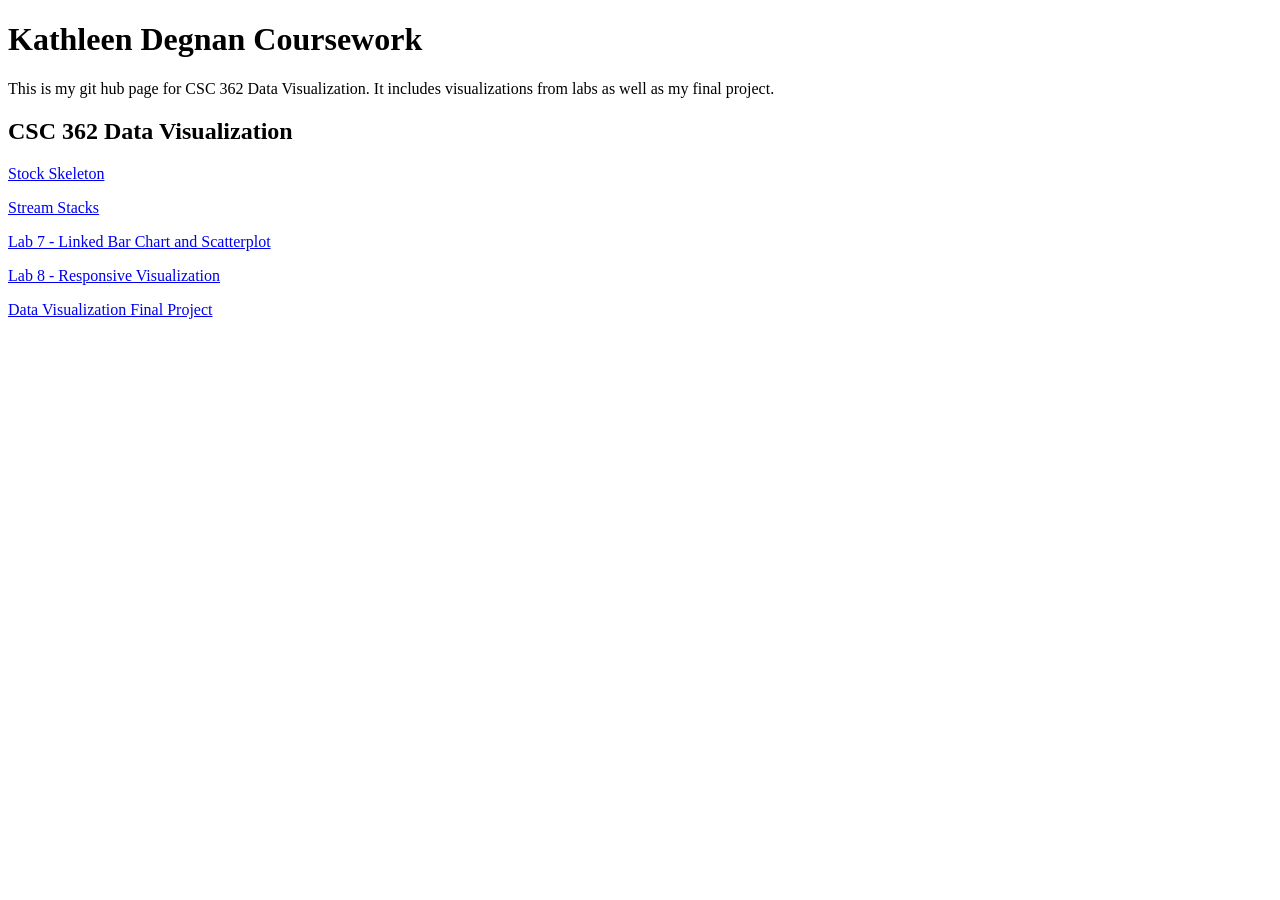
<file: index.html>
<!DOCTYPE html>
<html>

<head>
    <title>My Coursework</title>
</head>

<body>

    <!-- Header -->
    <h1>Kathleen Degnan Coursework</h1>

    <p>
        This is my git hub page for CSC 362 Data Visualization. It includes
        visualizations from labs as well as my final project.
    </p>

    <!-- Subheader -->
    <h2>CSC 362 Data Visualization</h2>

    <!-- Required link -->
    <p>
        <a href="stock-skeleton/index.html">
            Stock Skeleton
        </a>

    </p>
    <p>
        <a href="stream-stacks/index.html">
            Stream Stacks
        </a>
    </p>
    <p>
        <a href="trails-skeleton/index.html">
            Lab 7 - Linked Bar Chart and Scatterplot
        </a>
    </p>

    <p>
        <a href="/lab-8-advanced-topics-kadegnan/responsive/index.html">
            Lab 8 - Responsive Visualization
        </a>
    </p>

    <p> 
        <a href = "/csc362_final/index.html"> Data Visualization Final Project</a>
    </p>


</body>

</html>
</file>
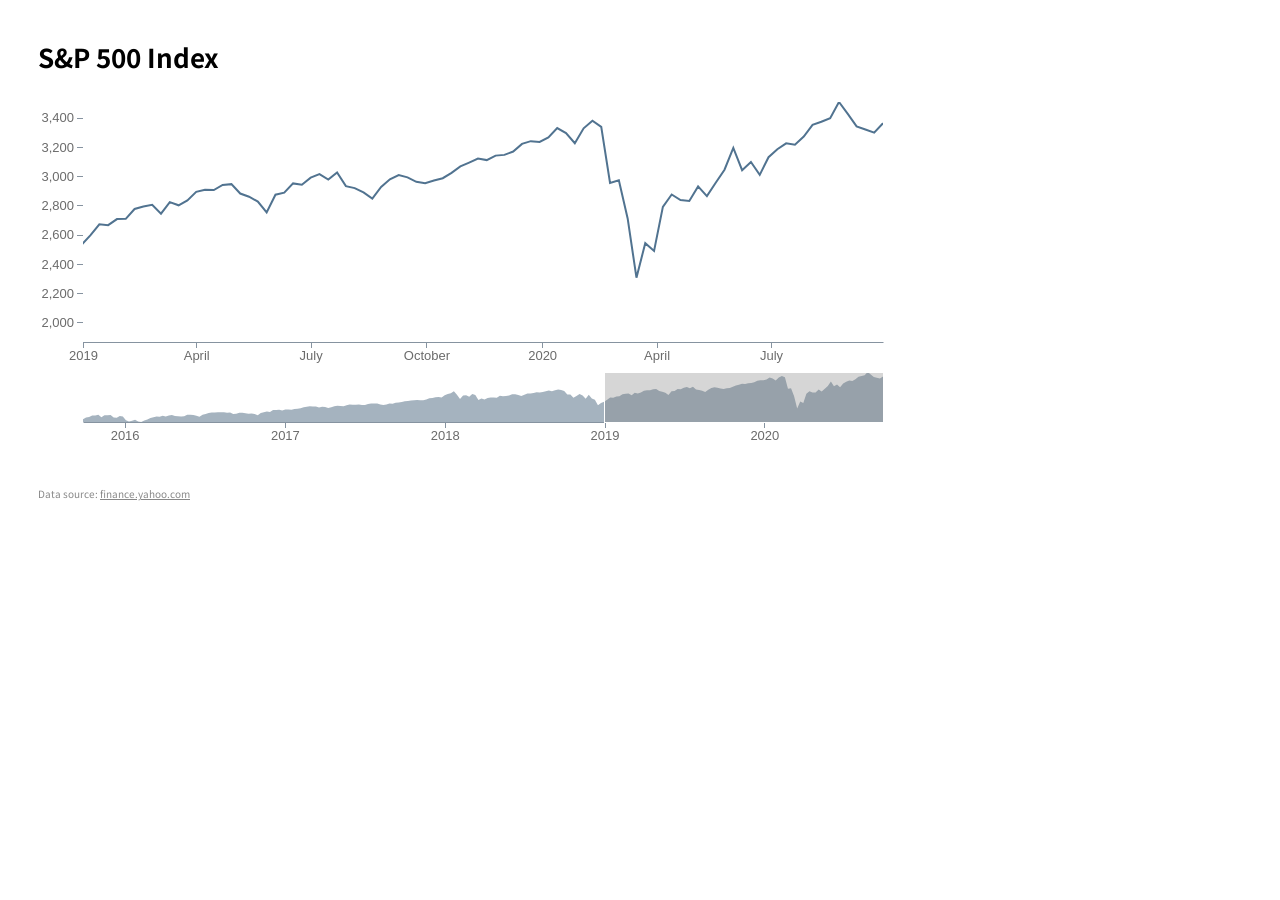
<file: stock-skeleton/index.html>
<!DOCTYPE html>
<html>
<head>
    <title>D3 Brushing & Linking</title>
    <link rel="stylesheet" href="css/style.css">
    <link href="https://fonts.googleapis.com/css2?family=Noto+Sans+JP:wght@500;700&display=swap" rel="stylesheet">
</head>
<body> 
    <h1>S&P 500 Index</h1>

    <svg id="chart"></svg>

    <div class="source">
        Data source: <a href="https://finance.yahoo.com">finance.yahoo.com</a>
    </div>
    
    <script src="js/d3.v6.min.js"></script>
    <script src="js/focusContextVis.js"></script>
    <script src="js/main.js"></script>
</body>
</html>
</file>
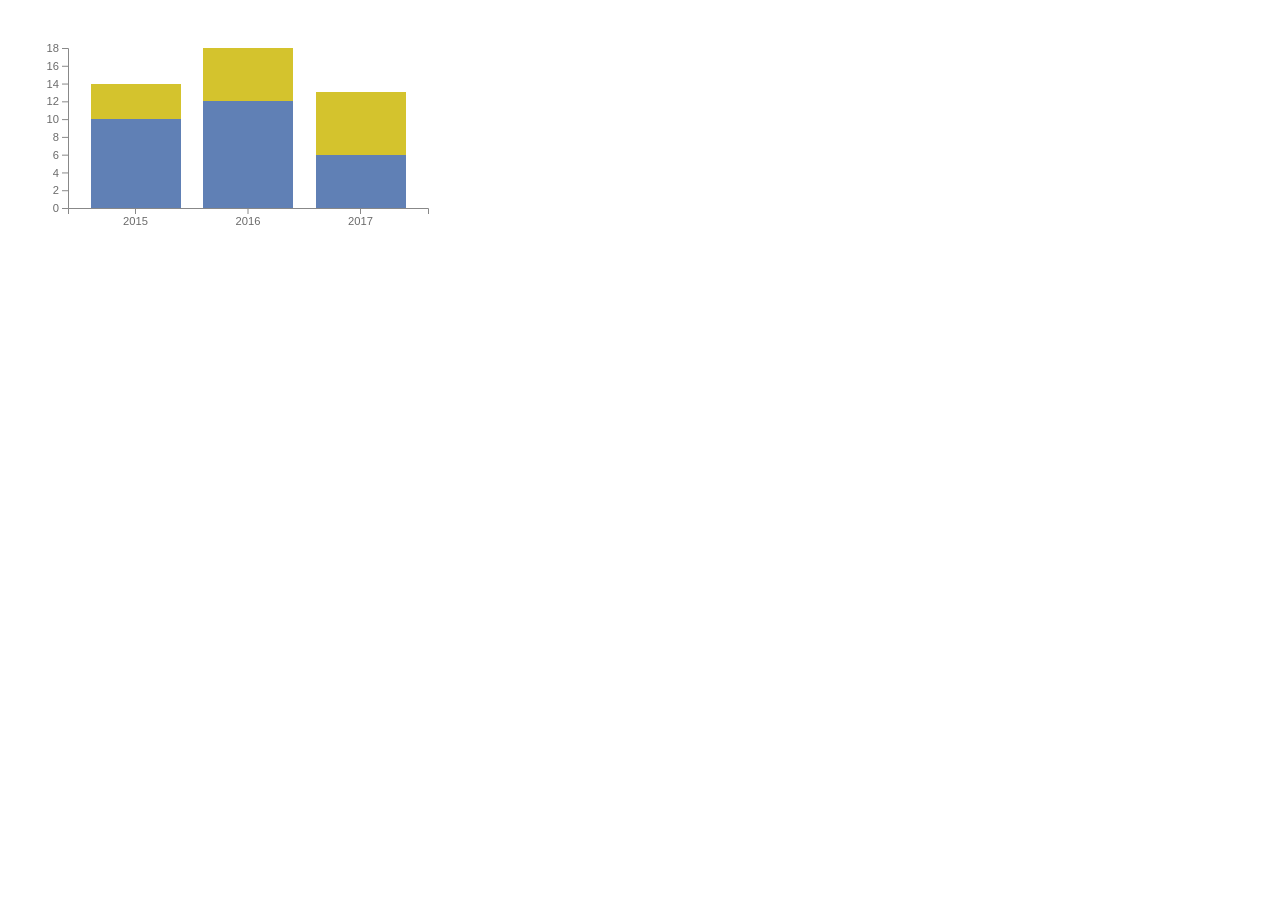
<file: stream-stacks/index.html>
<!DOCTYPE html>
<html>
<head>
    <title>D3 Stacked Bar Chart</title>
    <meta charset="utf-8">
    <link rel="icon" href="data:;base64,iVBORwOKGO=" />
    <link rel="stylesheet" href="css/style.css">
    <link href="https://fonts.googleapis.com/css2?family=Noto+Sans+JP:wght@400;700&display=swap" rel="stylesheet">
</head>
<body>
    
    <svg id="chart"></svg>
    
    <script src="js/d3.v6.min.js"></script>
    <script src="js/stackedBarChart.js"></script>
    <script src="js/main.js"></script>
</body>
</html>
</file>
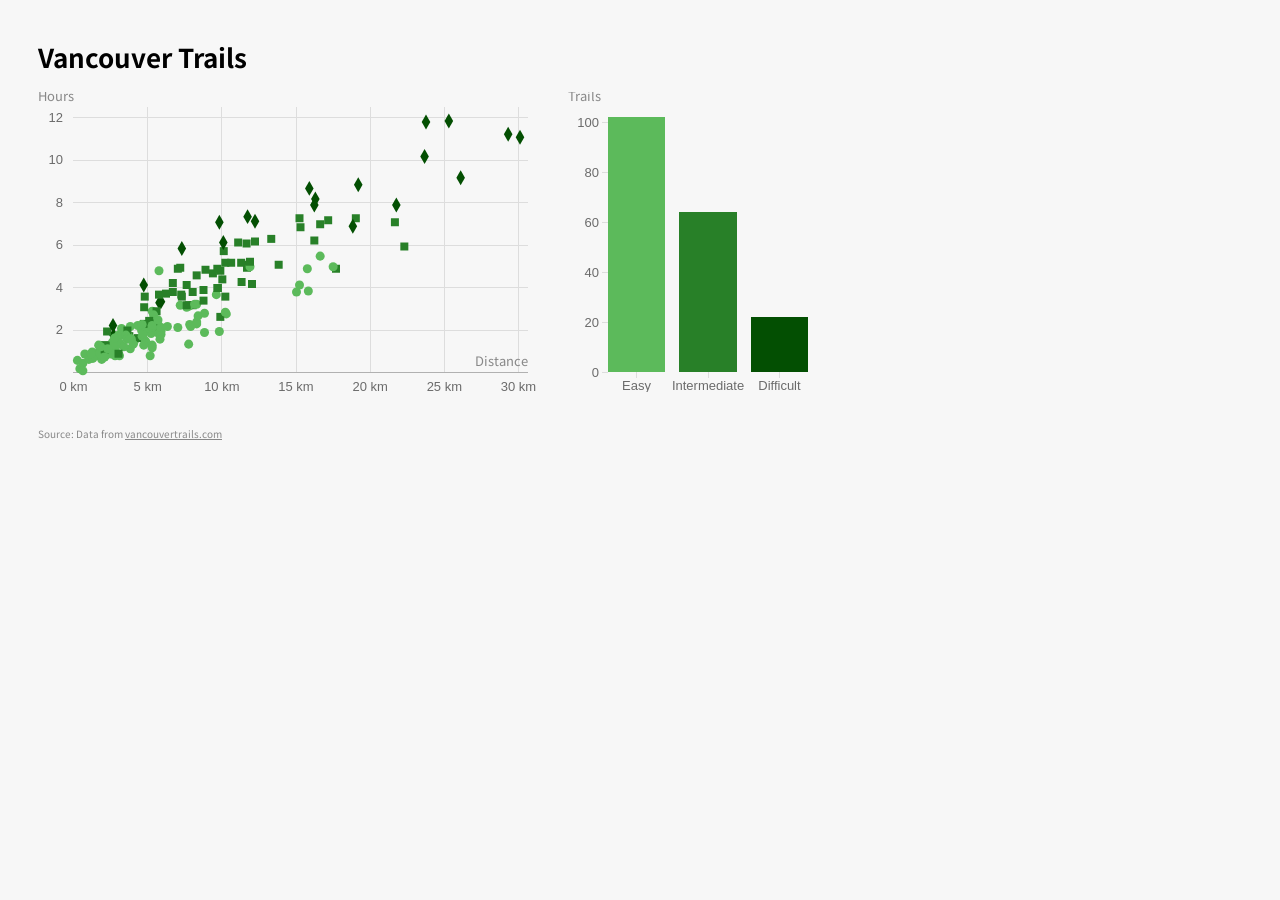
<file: trails-skeleton/index.html>
<!DOCTYPE html>
<html>
<head>
    <title>D3 Linked Charts - Basic</title>
    <link rel="stylesheet" href="css/style.css">
    <link href="https://fonts.googleapis.com/css2?family=Noto+Sans+JP:wght@500;700&display=swap" rel="stylesheet">
</head>
<body> 
    <h1>Vancouver Trails</h1>
    <!-- The wrapper div, called "container", has the display "flex" in the CSS
    to help position both divs close to each other on the page.-->
    <div class="container">

        <!-- We have two divs, one for each SVG.The class for the scatterplot div
        helps with left/right positioning-->
        <div class="margin-right"><svg id="scatterplot"></svg></div>
        <div><svg id="barchart"></svg></div>

    </div>

    <div class="source">
        Source: Data from <a href="https://vancouvertrails.com/trails/">vancouvertrails.com</a>
    </div>

    <!-- Similar tooltip code that we have used previously -->
    <div id="tooltip"></div>
    
    <!-- Order matters: we first import D3, then we use it in 
    scatterplot and barchart. We use our Scatterplot and Barchart
    objects in our main.js, so it should be last. -->
    <script src="js/d3.v6.min.js"></script>
    <script src="js/scatterplot.js"></script>
    <script src="js/barchart.js"></script>
    <script src="js/main.js"></script>
</body>
</html>
</file>
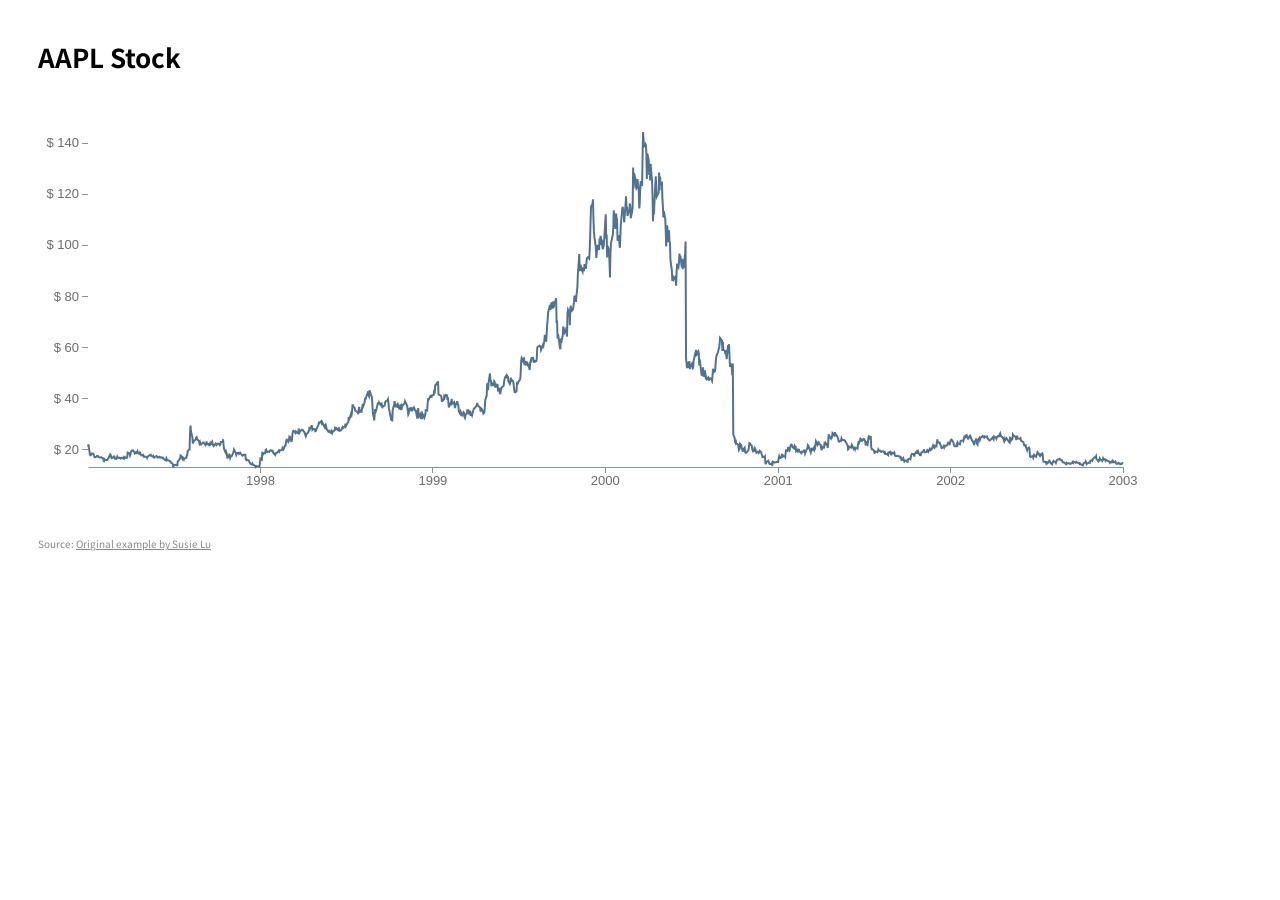
<file: lab-8-advanced-topics-kadegnan/annotations/index.html>
<!DOCTYPE html>
<html>
<head>
    <title>D3 Annotated Line Chart</title>
    <link rel="icon" href="data:;base64,iVBORwOKGO=" />
    <link rel="stylesheet" href="css/style.css">
    <link href="https://fonts.googleapis.com/css2?family=Noto+Sans+JP:wght@500;700&display=swap" rel="stylesheet">
</head>
<body> 
    <h1>AAPL Stock</h1>

    <svg id="chart"></svg>

    <div class="source">
        Source: <a href="https://bl.ocks.org/susielu/23dc3082669ee026c552b85081d90976">Original example by Susie Lu</a>
    </div>
    
    <script src="../js/d3.v6.min.js"></script>
    <script src="js/d3-annotation.min.js"></script>
    <script src="js/linechart.js"></script>
    <script src="js/main.js"></script>
</body>
</html>
</file>
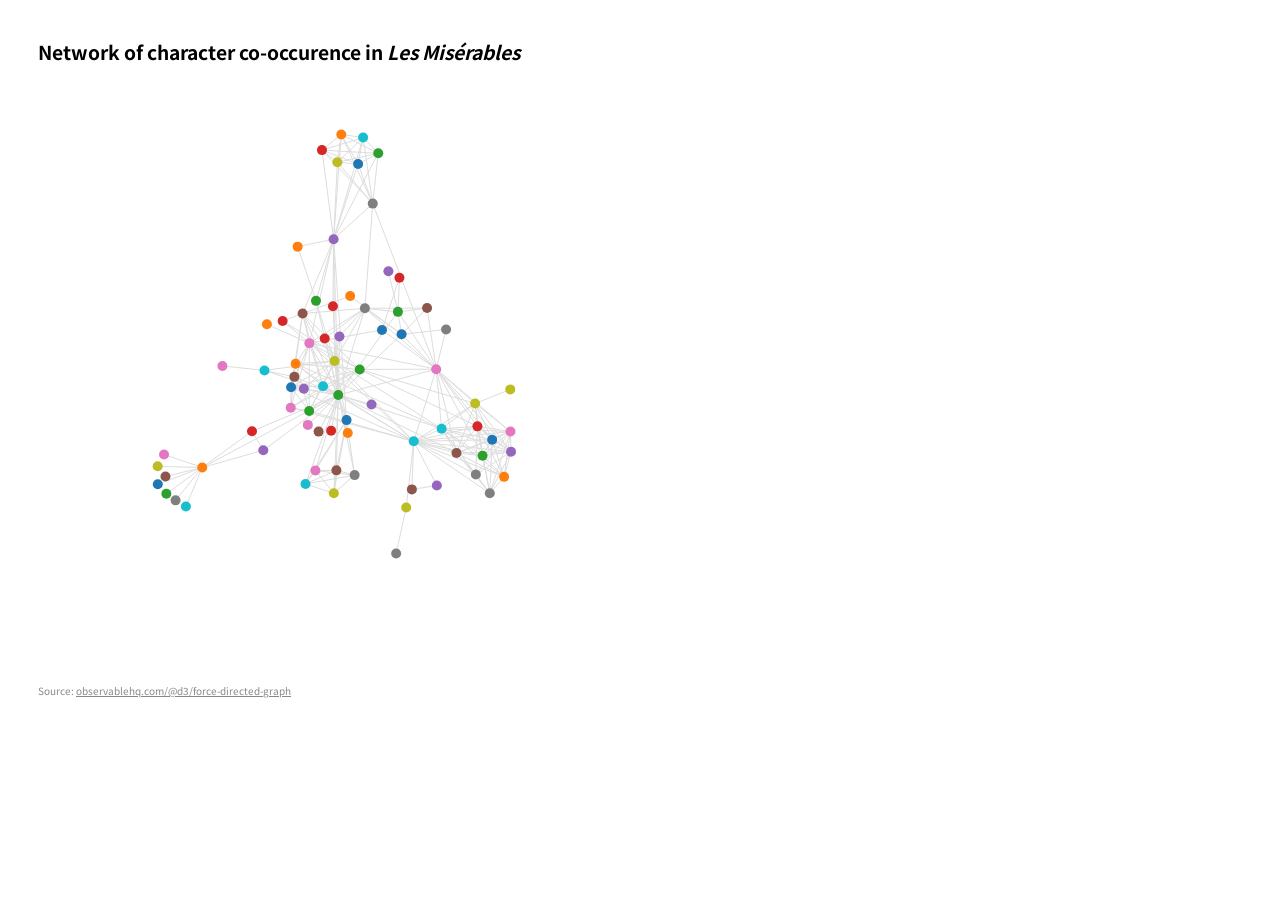
<file: lab-8-advanced-topics-kadegnan/graphs/index.html>
<!DOCTYPE html>
<html lang="en">
<head>
    <meta charset="UTF-8">
    <meta name="viewport" content="width=device-width, initial-scale=1.0">
    <title>Graphs and Trees</title>
    <link rel="stylesheet" href="css/style.css">
    <meta charset="UTF-8">
    <link href="https://fonts.googleapis.com/css2?family=Noto+Sans+JP:wght@500;700&display=swap" rel="stylesheet">

</head>
<body>
    <h1>Network of character co-occurence in <i>Les Misérables</i></h1>

    <div id="force-directed-graph"></div>
    <div id="name"></div>
    <div class="source">
        Source: <a href="https://observablehq.com/@d3/force-directed-graph">observablehq.com/@d3/force-directed-graph</a>
    </div>

    <script src="../js/d3.v6.min.js"></script>
    <script src="js/forceDirectedGraph.js"></script>
    <script src="js/main.js"></script>
</body>
</html>
</file>
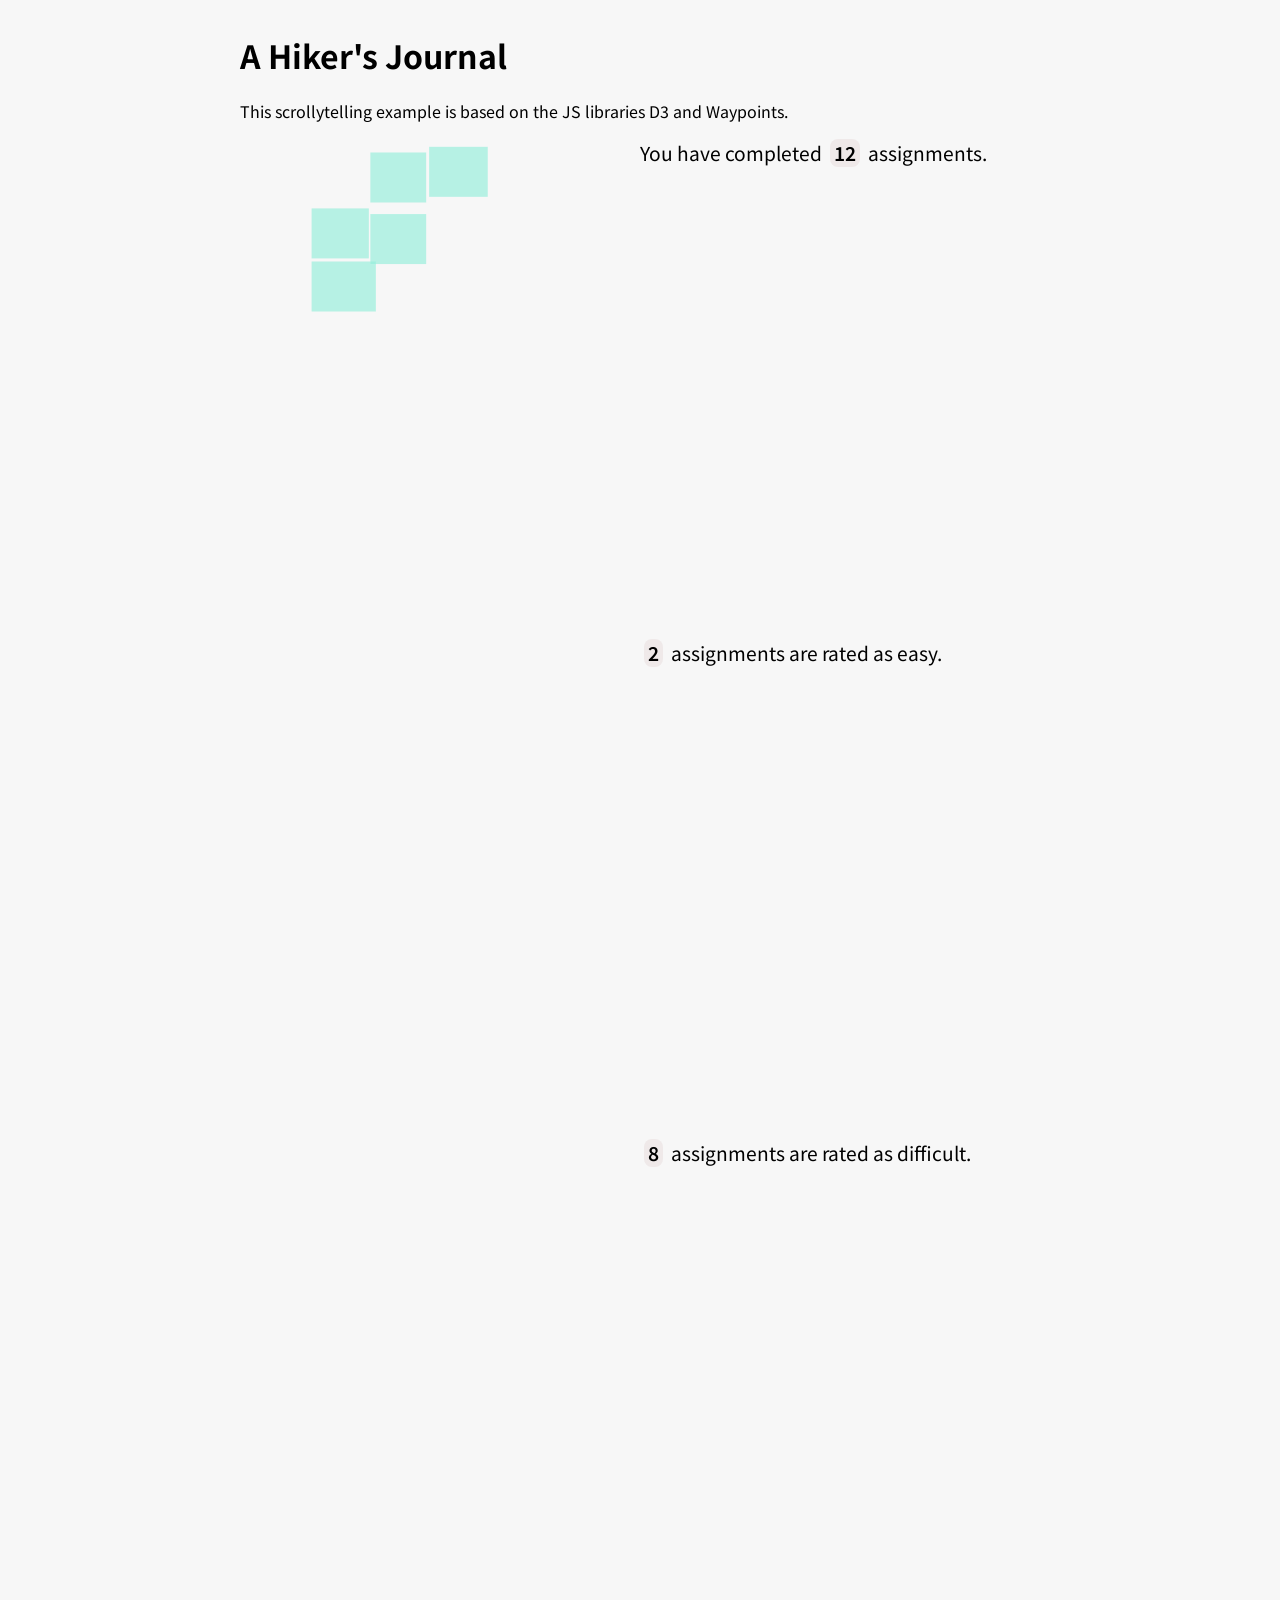
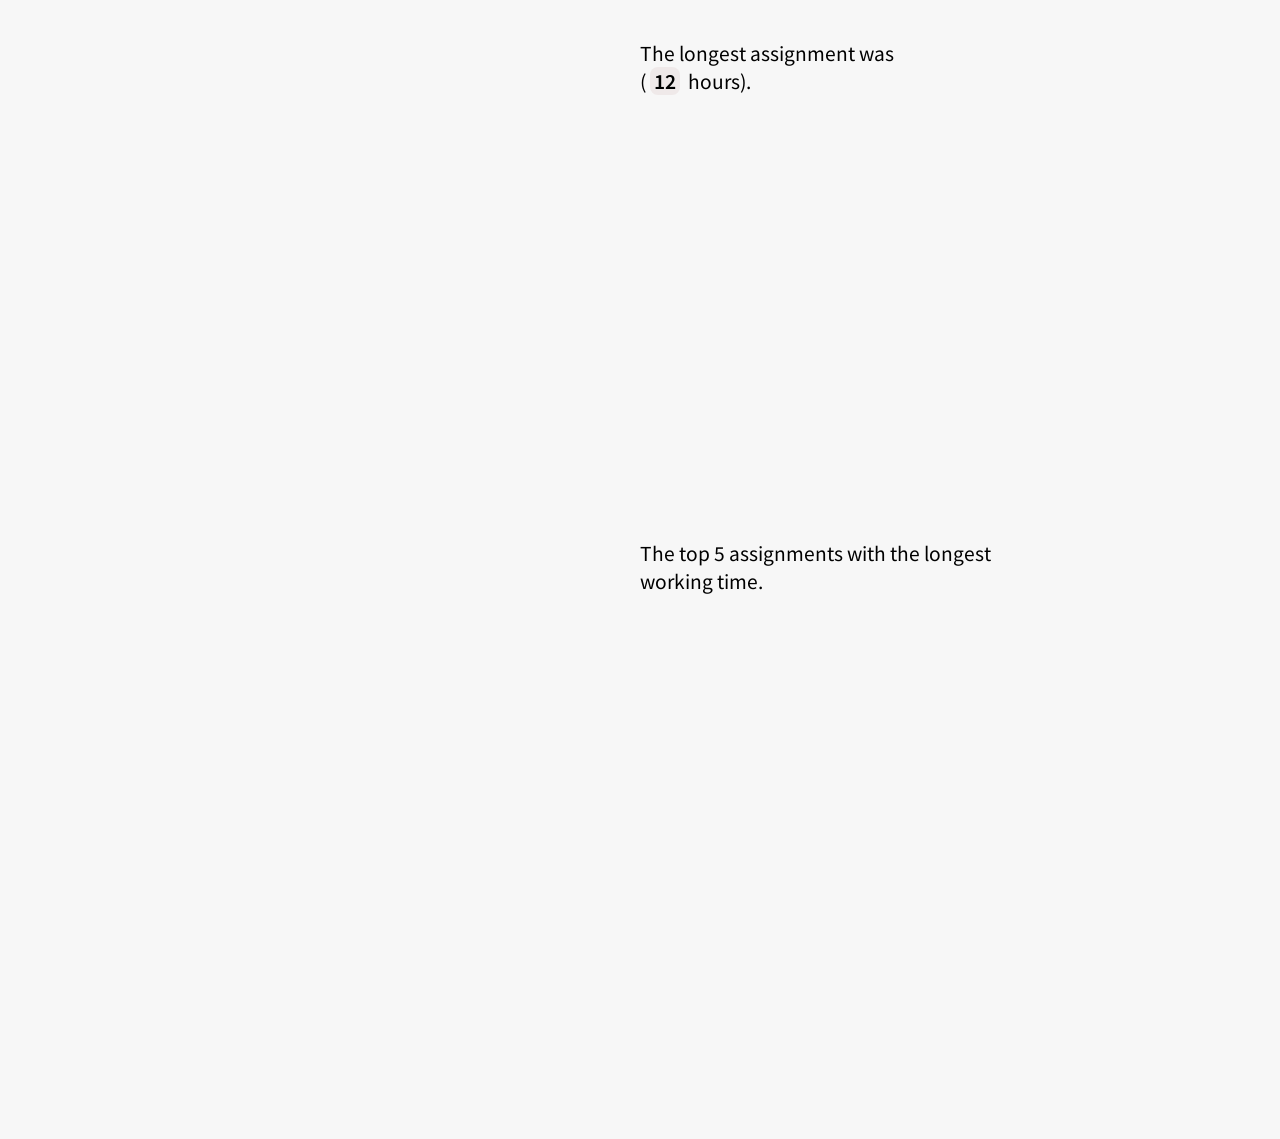
<file: lab-8-advanced-topics-kadegnan/scrollytelling/index.html>
<!DOCTYPE html>
<html>
<head>
    <title>Scrollytelling using D3 and Waypoints</title>
    <link rel="icon" href="data:;base64,iVBORwOKGO=" />
    <link rel="stylesheet" href="css/style.css">
    <link href="https://fonts.googleapis.com/css2?family=Noto+Sans+JP:wght@400;500;700&display=swap" rel="stylesheet">
</head>
<body> 
    <div class="page">
        <h1>A Hiker's Journal</h1>

        <p>This scrollytelling example is based on the JS libraries D3 and Waypoints.</p>

        <div class="container">
            <div id="vis"></div>
            <div id="prose">
                <div class="step" id="step0">You have completed <span class="count" id="assignments-count"></span> assignments.</div>
                <div class="step" id="step1"><span class="count" id="easy-assignments-count"></span> assignments are rated as easy.</div>
                <div class="step" id="step2"><span class="count" id="difficult-assignments-count"></span> assignments are rated as difficult.</div>
                <div class="step" id="step3">The longest assignment was <i><span id="max-duration-assignment"></span></i><br>(<span class="count" id="max-duration"></span> hours).</div>
                <div class="step" id="step4">The top 5 assignments with the longest working time.</div>
            </div>
        </div>
    </div>


    <script src="../js/d3.v6.min.js"></script>
    <script src="js/noframework.waypoints.min.js"></script>
    <script src="js/scrollerVis.js"></script>
    <script src="js/main.js"></script>
</body>
</html>
</file>
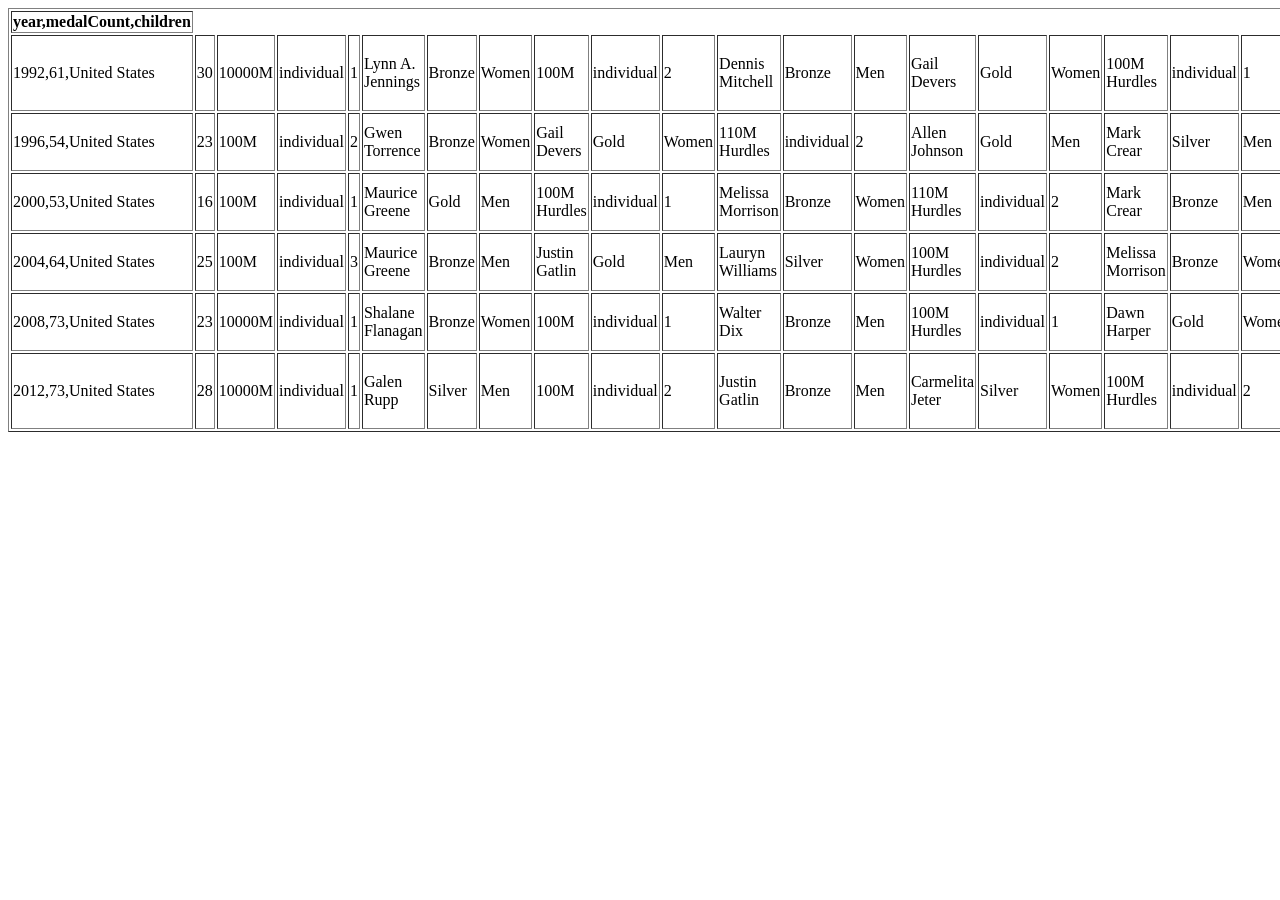
<file: csc362_final/data/data.html>
<!DOCTYPE html>
<html>
<head>
    <meta charset="UTF-8">
    <title>JSON To HTML Table</title>
    </head>
    <body>
        <table border="1">
        <tr>
            <th>year,medalCount,children</th>
        </tr>
        <tr>
            <td>1992,61,United States</td>
            <td>30</td>
            <td>10000M</td>
            <td>individual</td>
            <td>1</td>
            <td>Lynn A. Jennings</td>
            <td>Bronze</td>
            <td>Women</td>
            <td>100M</td>
            <td>individual</td>
            <td>2</td>
            <td>Dennis Mitchell</td>
            <td>Bronze</td>
            <td>Men</td>
            <td>Gail Devers</td>
            <td>Gold</td>
            <td>Women</td>
            <td>100M Hurdles</td>
            <td>individual</td>
            <td>1</td>
            <td>La Vona Ann Martin</td>
            <td>Silver</td>
            <td>Women</td>
            <td>110M Hurdles</td>
            <td>individual</td>
            <td>2</td>
            <td>Jack Pierce</td>
            <td>Bronze</td>
            <td>Men</td>
            <td>Tony Dees</td>
            <td>Silver</td>
            <td>Men</td>
            <td>200M</td>
            <td>individual</td>
            <td>3</td>
            <td>Michael D. Bates</td>
            <td>Bronze</td>
            <td>Men</td>
            <td>Michael Marsh</td>
            <td>Gold</td>
            <td>Men</td>
            <td>Gwen Torrence</td>
            <td>Gold</td>
            <td>Women</td>
            <td>400M</td>
            <td>individual</td>
            <td>2</td>
            <td>Quincy Watts</td>
            <td>Gold</td>
            <td>Men</td>
            <td>Steve Lewis</td>
            <td>Silver</td>
            <td>Men</td>
            <td>400M Hurdles</td>
            <td>individual</td>
            <td>3</td>
            <td>Kevin Curtis Young</td>
            <td>Gold</td>
            <td>Men</td>
            <td>Janeene Vickers</td>
            <td>Bronze</td>
            <td>Women</td>
            <td>Sandra Farmer-Patrick</td>
            <td>Silver</td>
            <td>Women</td>
            <td>800M</td>
            <td>individual</td>
            <td>1</td>
            <td>Johnny Lee Jr Gray</td>
            <td>Bronze</td>
            <td>Men</td>
            <td>Decathlon</td>
            <td>individual</td>
            <td>1</td>
            <td>David Allan Johnson</td>
            <td>Bronze</td>
            <td>Men</td>
            <td>Heptathlon</td>
            <td>individual</td>
            <td>1</td>
            <td>Jackie Joyner-Kersee</td>
            <td>Gold</td>
            <td>Women</td>
            <td>High Jump</td>
            <td>individual</td>
            <td>1</td>
            <td>Hollis Conway</td>
            <td>Bronze</td>
            <td>Men</td>
            <td>Long Jump</td>
            <td>individual</td>
            <td>4</td>
            <td>Joe Greene</td>
            <td>Bronze</td>
            <td>Men</td>
            <td>Carl Lewis</td>
            <td>Gold</td>
            <td>Men</td>
            <td>Michael Anthony Powell</td>
            <td>Silver</td>
            <td>Men</td>
            <td>Jackie Joyner-Kersee</td>
            <td>Bronze</td>
            <td>Women</td>
            <td>Shot Put</td>
            <td>individual</td>
            <td>2</td>
            <td>Michael D. Stulce</td>
            <td>Gold</td>
            <td>Men</td>
            <td>James Doehring</td>
            <td>Silver</td>
            <td>Men</td>
            <td>Triple Jump</td>
            <td>individual</td>
            <td>2</td>
            <td>Mike Conley</td>
            <td>Gold</td>
            <td>Men</td>
            <td>Charles Simpkins</td>
            <td>Silver</td>
            <td>Men</td>
            <td>4X100M Relay</td>
            <td>team</td>
            <td>Gold</td>
            <td>Men</td>
            <td>1</td>
            <td>Leroy Burrell</td>
            <td>Men</td>
            <td>James Jett</td>
            <td>Men</td>
            <td>Carl Lewis</td>
            <td>Men</td>
            <td>Michael Marsh</td>
            <td>Men</td>
            <td>Dennis Mitchell</td>
            <td>Men</td>
            <td>4X100M Relay</td>
            <td>team</td>
            <td>Gold</td>
            <td>Women</td>
            <td>1</td>
            <td>Evelyn Ashford</td>
            <td>Women</td>
            <td>Michelle Finn</td>
            <td>Women</td>
            <td>Carlette D. Guidry-White</td>
            <td>Women</td>
            <td>Esther Jones</td>
            <td>Women</td>
            <td>Gwen Torrence</td>
            <td>Women</td>
            <td>4X400M Relay</td>
            <td>team</td>
            <td>Gold</td>
            <td>Men</td>
            <td>1</td>
            <td>Darnell Hall</td>
            <td>Men</td>
            <td>Charles L. Jenkins</td>
            <td>Men</td>
            <td>Michael Johnson</td>
            <td>Men</td>
            <td>Steve Lewis</td>
            <td>Men</td>
            <td>Andrew Valmon</td>
            <td>Men</td>
            <td>Quincy Watts</td>
            <td>Men</td>
            <td>4X400M Relay</td>
            <td>team</td>
            <td>Silver</td>
            <td>Women</td>
            <td>1</td>
            <td>Denean Hill</td>
            <td>Women</td>
            <td>Natasha Kaiser</td>
            <td>Women</td>
            <td>Jearl Miles</td>
            <td>Women</td>
            <td>Rochelle Stevens</td>
            <td>Women</td>
            <td>Gwen Torrence</td>
            <td>Women</td>
            <td>Dannette Young</td>
            <td>Women</td>
            <td>Germany</td>
            <td>10</td>
            <td>5000M</td>
            <td>individual</td>
            <td>1</td>
            <td>Dieter Baumann</td>
            <td>Gold</td>
            <td>Men</td>
            <td>50KM Walk</td>
            <td>individual</td>
            <td>1</td>
            <td>Ronald Weigel</td>
            <td>Bronze</td>
            <td>Men</td>
            <td>Discus Throw</td>
            <td>individual</td>
            <td>1</td>
            <td>Jürgen Schult</td>
            <td>Silver</td>
            <td>Men</td>
            <td>Heptathlon</td>
            <td>individual</td>
            <td>1</td>
            <td>Sabine Braun</td>
            <td>Bronze</td>
            <td>Women</td>
            <td>High Jump</td>
            <td>individual</td>
            <td>1</td>
            <td>Heike Henkel</td>
            <td>Gold</td>
            <td>Women</td>
            <td>Javelin Throw</td>
            <td>individual</td>
            <td>2</td>
            <td>Karen Forkel</td>
            <td>Bronze</td>
            <td>Women</td>
            <td>Silke Renk</td>
            <td>Gold</td>
            <td>Women</td>
            <td>Long Jump</td>
            <td>individual</td>
            <td>1</td>
            <td>Heike Drechsler</td>
            <td>Gold</td>
            <td>Women</td>
            <td>Marathon</td>
            <td>individual</td>
            <td>1</td>
            <td>Stephan Timo Freigang</td>
            <td>Bronze</td>
            <td>Men</td>
            <td>Shot Put</td>
            <td>individual</td>
            <td>1</td>
            <td>Kathrin Neimke</td>
            <td>Bronze</td>
            <td>Women</td>
            <td>Kenya</td>
            <td>8</td>
            <td>10000M</td>
            <td>individual</td>
            <td>1</td>
            <td>Richard Chelimo</td>
            <td>Silver</td>
            <td>Men</td>
            <td>3000M Steeplechase</td>
            <td>individual</td>
            <td>3</td>
            <td>William Mutwol</td>
            <td>Bronze</td>
            <td>Men</td>
            <td>Mathew Birir</td>
            <td>Gold</td>
            <td>Men</td>
            <td>Patrick Sang</td>
            <td>Silver</td>
            <td>Men</td>
            <td>400M</td>
            <td>individual</td>
            <td>1</td>
            <td>Samson Kitur</td>
            <td>Bronze</td>
            <td>Men</td>
            <td>5000M</td>
            <td>individual</td>
            <td>1</td>
            <td>Paul Bitok</td>
            <td>Silver</td>
            <td>Men</td>
            <td>800M</td>
            <td>individual</td>
            <td>2</td>
            <td>William Tanui</td>
            <td>Gold</td>
            <td>Men</td>
            <td>Nixon Kiprotich</td>
            <td>Silver</td>
            <td>Men</td>
            <td>Cuba</td>
            <td>7</td>
            <td>800M</td>
            <td>individual</td>
            <td>1</td>
            <td>Ana Fidelia Quirot</td>
            <td>Bronze</td>
            <td>Women</td>
            <td>Discus Throw</td>
            <td>individual</td>
            <td>2</td>
            <td>Roberto S. Moya</td>
            <td>Bronze</td>
            <td>Men</td>
            <td>Maritza Marten</td>
            <td>Gold</td>
            <td>Women</td>
            <td>High Jump</td>
            <td>individual</td>
            <td>2</td>
            <td>Javier Sotomayor</td>
            <td>Gold</td>
            <td>Men</td>
            <td>Joanet Quintero</td>
            <td>Bronze</td>
            <td>Women</td>
            <td>4X100M Relay</td>
            <td>team</td>
            <td>Bronze</td>
            <td>Men</td>
            <td>1</td>
            <td>Jorge Luis Aguilera Ruiz</td>
            <td>Men</td>
            <td>Joel Isasi</td>
            <td>Men</td>
            <td>Joel Lamela</td>
            <td>Men</td>
            <td>Andres Simon</td>
            <td>Men</td>
            <td>4X400M Relay</td>
            <td>team</td>
            <td>Silver</td>
            <td>Men</td>
            <td>1</td>
            <td>Roberto Hernandez Prendes</td>
            <td>Men</td>
            <td>Hector Herrera Ortiz</td>
            <td>Men</td>
            <td>Lazaro Martinez Despaigne</td>
            <td>Men</td>
            <td>Norberto Tellez</td>
            <td>Men</td>
            <td>United Kingdom</td>
            <td>6</td>
            <td>100M</td>
            <td>individual</td>
            <td>1</td>
            <td>Linford Christie</td>
            <td>Gold</td>
            <td>Men</td>
            <td>400M Hurdles</td>
            <td>individual</td>
            <td>2</td>
            <td>Kriss Kezie Uche Akabusi</td>
            <td>Bronze</td>
            <td>Men</td>
            <td>Sally Janet Jane Gunnell</td>
            <td>Gold</td>
            <td>Women</td>
            <td>Javelin Throw</td>
            <td>individual</td>
            <td>1</td>
            <td>Steve Backley</td>
            <td>Bronze</td>
            <td>Men</td>
            <td>4X400M Relay</td>
            <td>team</td>
            <td>Bronze</td>
            <td>Men</td>
            <td>1</td>
            <td>Kriss Kezie Uche Akabusi</td>
            <td>Men</td>
            <td>Roger Black</td>
            <td>Men</td>
            <td>David Allan Grindley</td>
            <td>Men</td>
            <td>Duaine Ladejo</td>
            <td>Men</td>
            <td>John Paul Lyndon Regis</td>
            <td>Men</td>
            <td>Mark Ashton Richardson</td>
            <td>Men</td>
            <td>4X400M Relay</td>
            <td>team</td>
            <td>Bronze</td>
            <td>Women</td>
            <td>1</td>
            <td>Sandra Marie Douglas</td>
            <td>Women</td>
            <td>Sally Janet Jane Gunnell</td>
            <td>Women</td>
            <td>Phylis Smith</td>
            <td>Women</td>
            <td>Jennifer Stoute</td>
            <td>Women</td>
        </tr>
        <tr>
            <td>1996,54,United States</td>
            <td>23</td>
            <td>100M</td>
            <td>individual</td>
            <td>2</td>
            <td>Gwen Torrence</td>
            <td>Bronze</td>
            <td>Women</td>
            <td>Gail Devers</td>
            <td>Gold</td>
            <td>Women</td>
            <td>110M Hurdles</td>
            <td>individual</td>
            <td>2</td>
            <td>Allen Johnson</td>
            <td>Gold</td>
            <td>Men</td>
            <td>Mark Crear</td>
            <td>Silver</td>
            <td>Men</td>
            <td>200M</td>
            <td>individual</td>
            <td>1</td>
            <td>Michael Johnson</td>
            <td>Gold</td>
            <td>Men</td>
            <td>400M</td>
            <td>individual</td>
            <td>1</td>
            <td>Michael Johnson</td>
            <td>Gold</td>
            <td>Men</td>
            <td>400M Hurdles</td>
            <td>individual</td>
            <td>4</td>
            <td>Calvin Davis</td>
            <td>Bronze</td>
            <td>Men</td>
            <td>Derrick Adkins</td>
            <td>Gold</td>
            <td>Men</td>
            <td>Tonja Buford-Bailey</td>
            <td>Bronze</td>
            <td>Women</td>
            <td>Kim Batten</td>
            <td>Silver</td>
            <td>Women</td>
            <td>Decathlon</td>
            <td>individual</td>
            <td>1</td>
            <td>Dan O&#039;Brien</td>
            <td>Gold</td>
            <td>Men</td>
            <td>Hammer Throw</td>
            <td>individual</td>
            <td>1</td>
            <td>Lance Earl Deal</td>
            <td>Silver</td>
            <td>Men</td>
            <td>High Jump</td>
            <td>individual</td>
            <td>1</td>
            <td>Charles Austin</td>
            <td>Gold</td>
            <td>Men</td>
            <td>Long Jump</td>
            <td>individual</td>
            <td>3</td>
            <td>Joe Greene</td>
            <td>Bronze</td>
            <td>Men</td>
            <td>Carl Lewis</td>
            <td>Gold</td>
            <td>Men</td>
            <td>Jackie Joyner-Kersee</td>
            <td>Bronze</td>
            <td>Women</td>
            <td>Shot Put</td>
            <td>individual</td>
            <td>2</td>
            <td>Eric Randolph Barnes</td>
            <td>Gold</td>
            <td>Men</td>
            <td>John Godina</td>
            <td>Silver</td>
            <td>Men</td>
            <td>Triple Jump</td>
            <td>individual</td>
            <td>1</td>
            <td>Kenny Harrison</td>
            <td>Gold</td>
            <td>Men</td>
            <td>4X100M Relay</td>
            <td>team</td>
            <td>Gold</td>
            <td>Women</td>
            <td>1</td>
            <td>Gail Devers</td>
            <td>Women</td>
            <td>Chryste Gaines</td>
            <td>Women</td>
            <td>Carlette D. Guidry-White</td>
            <td>Women</td>
            <td>Inger Miller</td>
            <td>Women</td>
            <td>Gwen Torrence</td>
            <td>Women</td>
            <td>4X100M Relay</td>
            <td>team</td>
            <td>Silver</td>
            <td>Men</td>
            <td>1</td>
            <td>Jon Drummond</td>
            <td>Men</td>
            <td>Tim Harden</td>
            <td>Men</td>
            <td>Michael Marsh</td>
            <td>Men</td>
            <td>Dennis Mitchell</td>
            <td>Men</td>
            <td>Tim Montgomery</td>
            <td>Men</td>
            <td>4X400M Relay</td>
            <td>team</td>
            <td>Gold</td>
            <td>Men</td>
            <td>1</td>
            <td>Alvin Harrison</td>
            <td>Men</td>
            <td>Anthuan Maybank</td>
            <td>Men</td>
            <td>Derek Mills</td>
            <td>Men</td>
            <td>Jason Rouser</td>
            <td>Men</td>
            <td>Lamont Smith</td>
            <td>Men</td>
            <td>4X400M Relay</td>
            <td>team</td>
            <td>Gold</td>
            <td>Women</td>
            <td>1</td>
            <td>Kim Graham</td>
            <td>Women</td>
            <td>Maicel Malone</td>
            <td>Women</td>
            <td>Jearl Miles</td>
            <td>Women</td>
            <td>Rochelle Stevens</td>
            <td>Women</td>
            <td>Linetta Wilson</td>
            <td>Women</td>
            <td>Russia</td>
            <td>10</td>
            <td>10000M Walk</td>
            <td>individual</td>
            <td>1</td>
            <td>Yelena Nikolayeva</td>
            <td>Gold</td>
            <td>Women</td>
            <td>1500M</td>
            <td>individual</td>
            <td>1</td>
            <td>Svetlana Masterkova</td>
            <td>Gold</td>
            <td>Women</td>
            <td>20KM Walk</td>
            <td>individual</td>
            <td>1</td>
            <td>Ilya Markov</td>
            <td>Silver</td>
            <td>Men</td>
            <td>50KM Walk</td>
            <td>individual</td>
            <td>1</td>
            <td>Mikhail Shchennikov</td>
            <td>Silver</td>
            <td>Men</td>
            <td>800M</td>
            <td>individual</td>
            <td>1</td>
            <td>Svetlana Masterkova</td>
            <td>Gold</td>
            <td>Women</td>
            <td>Discus Throw</td>
            <td>individual</td>
            <td>1</td>
            <td>Natalya Sadova</td>
            <td>Silver</td>
            <td>Women</td>
            <td>Marathon</td>
            <td>individual</td>
            <td>1</td>
            <td>Valentina Yegorova</td>
            <td>Silver</td>
            <td>Women</td>
            <td>Pole Vault</td>
            <td>individual</td>
            <td>1</td>
            <td>Igor Trandenkov</td>
            <td>Silver</td>
            <td>Men</td>
            <td>Shot Put</td>
            <td>individual</td>
            <td>1</td>
            <td>Irina Khudorozhkina</td>
            <td>Bronze</td>
            <td>Women</td>
            <td>Triple Jump</td>
            <td>individual</td>
            <td>1</td>
            <td>Inna Lasovskaya</td>
            <td>Silver</td>
            <td>Women</td>
            <td>Kenya</td>
            <td>8</td>
            <td>10000M</td>
            <td>individual</td>
            <td>1</td>
            <td>Paul Tergat</td>
            <td>Silver</td>
            <td>Men</td>
            <td>1500M</td>
            <td>individual</td>
            <td>1</td>
            <td>Stephen Kipkorir</td>
            <td>Bronze</td>
            <td>Men</td>
            <td>3000M Steeplechase</td>
            <td>individual</td>
            <td>2</td>
            <td>Joseph Keter</td>
            <td>Gold</td>
            <td>Men</td>
            <td>Moses Kiptanui</td>
            <td>Silver</td>
            <td>Men</td>
            <td>5000M</td>
            <td>individual</td>
            <td>2</td>
            <td>Paul Bitok</td>
            <td>Silver</td>
            <td>Men</td>
            <td>Pauline Konga</td>
            <td>Silver</td>
            <td>Women</td>
            <td>800M</td>
            <td>individual</td>
            <td>1</td>
            <td>Fred Onyancha</td>
            <td>Bronze</td>
            <td>Men</td>
            <td>Marathon</td>
            <td>individual</td>
            <td>1</td>
            <td>Erick Wainaina</td>
            <td>Bronze</td>
            <td>Men</td>
            <td>Germany</td>
            <td>7</td>
            <td>110M Hurdles</td>
            <td>individual</td>
            <td>1</td>
            <td>Florian Schwarthoff</td>
            <td>Bronze</td>
            <td>Men</td>
            <td>Decathlon</td>
            <td>individual</td>
            <td>1</td>
            <td>Frank Busemann</td>
            <td>Silver</td>
            <td>Men</td>
            <td>Discus Throw</td>
            <td>individual</td>
            <td>2</td>
            <td>Lars Riedel</td>
            <td>Gold</td>
            <td>Men</td>
            <td>Ilke Wyludda</td>
            <td>Gold</td>
            <td>Women</td>
            <td>Pole Vault</td>
            <td>individual</td>
            <td>1</td>
            <td>Andrei Tivontchik</td>
            <td>Bronze</td>
            <td>Men</td>
            <td>Shot Put</td>
            <td>individual</td>
            <td>1</td>
            <td>Astrid Kumbernuss</td>
            <td>Gold</td>
            <td>Women</td>
            <td>4X400M Relay</td>
            <td>team</td>
            <td>Bronze</td>
            <td>Women</td>
            <td>1</td>
            <td>Grit Breuer</td>
            <td>Women</td>
            <td>Linda Kisabaka</td>
            <td>Women</td>
            <td>Uta Rohlander</td>
            <td>Women</td>
            <td>Anja Rücker</td>
            <td>Women</td>
            <td>Jamaica</td>
            <td>6</td>
            <td>100M</td>
            <td>individual</td>
            <td>1</td>
            <td>Merlene Ottey-Page</td>
            <td>Silver</td>
            <td>Women</td>
            <td>200M</td>
            <td>individual</td>
            <td>1</td>
            <td>Merlene Ottey-Page</td>
            <td>Silver</td>
            <td>Women</td>
            <td>400M Hurdles</td>
            <td>individual</td>
            <td>1</td>
            <td>Deon Marie Hemmings</td>
            <td>Gold</td>
            <td>Women</td>
            <td>Long Jump</td>
            <td>individual</td>
            <td>1</td>
            <td>James Beckford</td>
            <td>Silver</td>
            <td>Men</td>
            <td>4X100M Relay</td>
            <td>team</td>
            <td>Bronze</td>
            <td>Women</td>
            <td>1</td>
            <td>Juliet Cuthbert</td>
            <td>Women</td>
            <td>Michele Freeman</td>
            <td>Women</td>
            <td>Andrea Lloyd</td>
            <td>Women</td>
            <td>Nikole Mitchell</td>
            <td>Women</td>
            <td>Merlene Ottey-Page</td>
            <td>Women</td>
            <td>Gillian Claire Russell</td>
            <td>Women</td>
            <td>4X400M Relay</td>
            <td>team</td>
            <td>Bronze</td>
            <td>Men</td>
            <td>1</td>
            <td>Dennis Anthony Blake</td>
            <td>Men</td>
            <td>Davian Clarke</td>
            <td>Men</td>
            <td>Greg Haughton</td>
            <td>Men</td>
            <td>Roxbert Martin</td>
            <td>Men</td>
            <td>Michael Mcdonald</td>
            <td>Men</td>
            <td>Garth Robinson</td>
            <td>Men</td>
        </tr>
        <tr>
            <td>2000,53,United States</td>
            <td>16</td>
            <td>100M</td>
            <td>individual</td>
            <td>1</td>
            <td>Maurice Greene</td>
            <td>Gold</td>
            <td>Men</td>
            <td>100M Hurdles</td>
            <td>individual</td>
            <td>1</td>
            <td>Melissa Morrison</td>
            <td>Bronze</td>
            <td>Women</td>
            <td>110M Hurdles</td>
            <td>individual</td>
            <td>2</td>
            <td>Mark Crear</td>
            <td>Bronze</td>
            <td>Men</td>
            <td>Terrence Trammell</td>
            <td>Silver</td>
            <td>Men</td>
            <td>400M</td>
            <td>individual</td>
            <td>2</td>
            <td>Michael Johnson</td>
            <td>Gold</td>
            <td>Men</td>
            <td>Alvin Harrison</td>
            <td>Silver</td>
            <td>Men</td>
            <td>400M Hurdles</td>
            <td>individual</td>
            <td>1</td>
            <td>Angelo Taylor</td>
            <td>Gold</td>
            <td>Men</td>
            <td>Decathlon</td>
            <td>individual</td>
            <td>1</td>
            <td>Chris Huffins</td>
            <td>Bronze</td>
            <td>Men</td>
            <td>Pole Vault</td>
            <td>individual</td>
            <td>3</td>
            <td>Nick Hysong</td>
            <td>Gold</td>
            <td>Men</td>
            <td>Lawrence Johnson</td>
            <td>Silver</td>
            <td>Men</td>
            <td>Stacy Dragila</td>
            <td>Gold</td>
            <td>Women</td>
            <td>Shot Put</td>
            <td>individual</td>
            <td>2</td>
            <td>John Godina</td>
            <td>Bronze</td>
            <td>Men</td>
            <td>Adam Nelson</td>
            <td>Silver</td>
            <td>Men</td>
            <td>4X100M Relay</td>
            <td>team</td>
            <td>Bronze</td>
            <td>Women</td>
            <td>1</td>
            <td>Torri Edwards</td>
            <td>Women</td>
            <td>Chryste Gaines</td>
            <td>Women</td>
            <td>Nanceen Perry</td>
            <td>Women</td>
            <td>Passion Richardson</td>
            <td>Women</td>
            <td>4X100M Relay</td>
            <td>team</td>
            <td>Gold</td>
            <td>Men</td>
            <td>1</td>
            <td>Kenneth Brokenburr</td>
            <td>Men</td>
            <td>Jon Drummond</td>
            <td>Men</td>
            <td>Maurice Greene</td>
            <td>Men</td>
            <td>Brian Lewis</td>
            <td>Men</td>
            <td>Tim Montgomery</td>
            <td>Men</td>
            <td>Bernard Williams Iii</td>
            <td>Men</td>
            <td>4X400M Relay</td>
            <td>team</td>
            <td>Gold</td>
            <td>Women</td>
            <td>1</td>
            <td>Andrea Anderson</td>
            <td>Women</td>
            <td>Latasha Colander</td>
            <td>Women</td>
            <td>Monique Hennagan</td>
            <td>Women</td>
            <td>Jearl Miles</td>
            <td>Women</td>
            <td>Russia</td>
            <td>13</td>
            <td>20KM Walk</td>
            <td>individual</td>
            <td>1</td>
            <td>Vladimir Andreyev</td>
            <td>Bronze</td>
            <td>Men</td>
            <td>400M Hurdles</td>
            <td>individual</td>
            <td>1</td>
            <td>Irina Privalova</td>
            <td>Gold</td>
            <td>Women</td>
            <td>Hammer Throw</td>
            <td>individual</td>
            <td>1</td>
            <td>Olga Kuzenkova</td>
            <td>Silver</td>
            <td>Women</td>
            <td>Heptathlon</td>
            <td>individual</td>
            <td>1</td>
            <td>Yelena Prokhorova</td>
            <td>Silver</td>
            <td>Women</td>
            <td>High Jump</td>
            <td>individual</td>
            <td>2</td>
            <td>Sergey Kliugin</td>
            <td>Gold</td>
            <td>Men</td>
            <td>Yelena Yelesina</td>
            <td>Gold</td>
            <td>Women</td>
            <td>Javelin Throw</td>
            <td>individual</td>
            <td>1</td>
            <td>Sergey Makarov</td>
            <td>Bronze</td>
            <td>Men</td>
            <td>Long Jump</td>
            <td>individual</td>
            <td>1</td>
            <td>Tatyana Kotova</td>
            <td>Bronze</td>
            <td>Women</td>
            <td>Pole Vault</td>
            <td>individual</td>
            <td>1</td>
            <td>Maksim Tarasov</td>
            <td>Bronze</td>
            <td>Men</td>
            <td>Shot Put</td>
            <td>individual</td>
            <td>1</td>
            <td>Larisa Peleshenko</td>
            <td>Silver</td>
            <td>Women</td>
            <td>Triple Jump</td>
            <td>individual</td>
            <td>2</td>
            <td>Denis Kapustin</td>
            <td>Bronze</td>
            <td>Men</td>
            <td>Tatyana Lebedeva</td>
            <td>Silver</td>
            <td>Women</td>
            <td>4X400M Relay</td>
            <td>team</td>
            <td>Bronze</td>
            <td>Women</td>
            <td>1</td>
            <td>Svetlana Goncharenko</td>
            <td>Women</td>
            <td>Olga Kotlyarova</td>
            <td>Women</td>
            <td>Natalya Nazarova</td>
            <td>Women</td>
            <td>Irina Privalova</td>
            <td>Women</td>
            <td>Yulia Sotnikova</td>
            <td>Women</td>
            <td>Olesya Zykina</td>
            <td>Women</td>
            <td>Jamaica</td>
            <td>9</td>
            <td>100M</td>
            <td>individual</td>
            <td>2</td>
            <td>Merlene Ottey-Page</td>
            <td>Bronze</td>
            <td>Women</td>
            <td>Tanya Lawrence</td>
            <td>Silver</td>
            <td>Women</td>
            <td>200M</td>
            <td>individual</td>
            <td>1</td>
            <td>Beverly Mcdonald</td>
            <td>Bronze</td>
            <td>Women</td>
            <td>400M</td>
            <td>individual</td>
            <td>2</td>
            <td>Greg Haughton</td>
            <td>Bronze</td>
            <td>Men</td>
            <td>Lorraine Graham</td>
            <td>Silver</td>
            <td>Women</td>
            <td>400M Hurdles</td>
            <td>individual</td>
            <td>1</td>
            <td>Deon Marie Hemmings</td>
            <td>Silver</td>
            <td>Women</td>
            <td>4X100M Relay</td>
            <td>team</td>
            <td>Silver</td>
            <td>Women</td>
            <td>1</td>
            <td>Veronica Campbell-Brown</td>
            <td>Women</td>
            <td>Merlene Frazer</td>
            <td>Women</td>
            <td>Tanya Lawrence</td>
            <td>Women</td>
            <td>Beverly Mcdonald</td>
            <td>Women</td>
            <td>Merlene Ottey-Page</td>
            <td>Women</td>
            <td>4X400M Relay</td>
            <td>team</td>
            <td>Bronze</td>
            <td>Men</td>
            <td>1</td>
            <td>Sanjay Ayre</td>
            <td>Men</td>
            <td>Michael Blackwood</td>
            <td>Men</td>
            <td>Greg Haughton</td>
            <td>Men</td>
            <td>Michael Mcdonald</td>
            <td>Men</td>
            <td>Danny Mcfarlane</td>
            <td>Men</td>
            <td>Christopher Williams</td>
            <td>Men</td>
            <td>4X400M Relay</td>
            <td>team</td>
            <td>Silver</td>
            <td>Women</td>
            <td>1</td>
            <td>Michelle Burgher</td>
            <td>Women</td>
            <td>Lorraine Graham</td>
            <td>Women</td>
            <td>Deon Marie Hemmings</td>
            <td>Women</td>
            <td>Charmaine Howell</td>
            <td>Women</td>
            <td>Sandie Richards</td>
            <td>Women</td>
            <td>Catherine Scott-Pomales</td>
            <td>Women</td>
            <td>Ethiopia</td>
            <td>8</td>
            <td>10000M</td>
            <td>individual</td>
            <td>4</td>
            <td>Assefa Mezgebu</td>
            <td>Bronze</td>
            <td>Men</td>
            <td>Haile Gebrselassie</td>
            <td>Gold</td>
            <td>Men</td>
            <td>Derartu Tulu</td>
            <td>Gold</td>
            <td>Women</td>
            <td>Gete Wami</td>
            <td>Silver</td>
            <td>Women</td>
            <td>5000M</td>
            <td>individual</td>
            <td>2</td>
            <td>Millon Wolde</td>
            <td>Gold</td>
            <td>Men</td>
            <td>Gete Wami</td>
            <td>Bronze</td>
            <td>Women</td>
            <td>Marathon</td>
            <td>individual</td>
            <td>2</td>
            <td>Tesfaye Tola</td>
            <td>Bronze</td>
            <td>Men</td>
            <td>Gezahegne Abera</td>
            <td>Gold</td>
            <td>Men</td>
            <td>Kenya</td>
            <td>7</td>
            <td>10000M</td>
            <td>individual</td>
            <td>1</td>
            <td>Paul Tergat</td>
            <td>Silver</td>
            <td>Men</td>
            <td>1500M</td>
            <td>individual</td>
            <td>2</td>
            <td>Bernard Lagat</td>
            <td>Bronze</td>
            <td>Men</td>
            <td>Noah Kiprono Ngenyi</td>
            <td>Gold</td>
            <td>Men</td>
            <td>3000M Steeplechase</td>
            <td>individual</td>
            <td>2</td>
            <td>Reuben Kosgei</td>
            <td>Gold</td>
            <td>Men</td>
            <td>Wilson Boit Kipketer</td>
            <td>Silver</td>
            <td>Men</td>
            <td>Marathon</td>
            <td>individual</td>
            <td>2</td>
            <td>Joyce Chepchumba</td>
            <td>Bronze</td>
            <td>Men</td>
            <td>Erick Wainaina</td>
            <td>Silver</td>
            <td>Men</td>
        </tr>
        <tr>
            <td>2004,64,United States</td>
            <td>25</td>
            <td>100M</td>
            <td>individual</td>
            <td>3</td>
            <td>Maurice Greene</td>
            <td>Bronze</td>
            <td>Men</td>
            <td>Justin Gatlin</td>
            <td>Gold</td>
            <td>Men</td>
            <td>Lauryn Williams</td>
            <td>Silver</td>
            <td>Women</td>
            <td>100M Hurdles</td>
            <td>individual</td>
            <td>2</td>
            <td>Melissa Morrison</td>
            <td>Bronze</td>
            <td>Women</td>
            <td>Joanna Hayes</td>
            <td>Gold</td>
            <td>Women</td>
            <td>110M Hurdles</td>
            <td>individual</td>
            <td>1</td>
            <td>Terrence Trammell</td>
            <td>Silver</td>
            <td>Men</td>
            <td>200M</td>
            <td>individual</td>
            <td>4</td>
            <td>Justin Gatlin</td>
            <td>Bronze</td>
            <td>Men</td>
            <td>Shawn Crawford</td>
            <td>Gold</td>
            <td>Men</td>
            <td>Bernard Williams</td>
            <td>Silver</td>
            <td>Men</td>
            <td>Allyson Felix</td>
            <td>Silver</td>
            <td>Women</td>
            <td>400M</td>
            <td>individual</td>
            <td>3</td>
            <td>Derrick Brew</td>
            <td>Bronze</td>
            <td>Men</td>
            <td>Jeremy Wariner</td>
            <td>Gold</td>
            <td>Men</td>
            <td>Otis Harris</td>
            <td>Silver</td>
            <td>Men</td>
            <td>Decathlon</td>
            <td>individual</td>
            <td>1</td>
            <td>Bryan Clay</td>
            <td>Silver</td>
            <td>Men</td>
            <td>High Jump</td>
            <td>individual</td>
            <td>1</td>
            <td>Matt Hemingway</td>
            <td>Silver</td>
            <td>Men</td>
            <td>Long Jump</td>
            <td>individual</td>
            <td>2</td>
            <td>Dwight Phillips</td>
            <td>Gold</td>
            <td>Men</td>
            <td>John Moffitt</td>
            <td>Silver</td>
            <td>Men</td>
            <td>Marathon</td>
            <td>individual</td>
            <td>2</td>
            <td>Mebrahtom Keflezighi</td>
            <td>Silver</td>
            <td>Men</td>
            <td>Deena Kastor</td>
            <td>Bronze</td>
            <td>Women</td>
            <td>Pole Vault</td>
            <td>individual</td>
            <td>2</td>
            <td>Timothy Mack</td>
            <td>Gold</td>
            <td>Men</td>
            <td>Toby Stevenson</td>
            <td>Silver</td>
            <td>Men</td>
            <td>Shot Put</td>
            <td>individual</td>
            <td>1</td>
            <td>Adam Nelson</td>
            <td>Silver</td>
            <td>Men</td>
            <td>4X100M Relay</td>
            <td>team</td>
            <td>Silver</td>
            <td>Men</td>
            <td>1</td>
            <td>Shawn Crawford</td>
            <td>Men</td>
            <td>Justin Gatlin</td>
            <td>Men</td>
            <td>Maurice Greene</td>
            <td>Men</td>
            <td>Coby Miller</td>
            <td>Men</td>
            <td>Darvis Patton</td>
            <td>Men</td>
            <td>4X400M Relay</td>
            <td>team</td>
            <td>Gold</td>
            <td>Men</td>
            <td>1</td>
            <td>Derrick Brew</td>
            <td>Men</td>
            <td>Otis Harris</td>
            <td>Men</td>
            <td>Jeremy Wariner</td>
            <td>Men</td>
            <td>Darold Williamson</td>
            <td>Men</td>
            <td>Kelly Willie</td>
            <td>Men</td>
            <td>4X400M Relay</td>
            <td>team</td>
            <td>Gold</td>
            <td>Women</td>
            <td>1</td>
            <td>Crystal Cox</td>
            <td>Women</td>
            <td>Monique Henderson</td>
            <td>Women</td>
            <td>Monique Hennagan</td>
            <td>Women</td>
            <td>Sanya Richards</td>
            <td>Women</td>
            <td>Moushaumi Robinson</td>
            <td>Women</td>
            <td>Deedee Trotter</td>
            <td>Women</td>
            <td>Russia</td>
            <td>20</td>
            <td>1500M</td>
            <td>individual</td>
            <td>1</td>
            <td>Tatyana Tomasheva</td>
            <td>Silver</td>
            <td>Women</td>
            <td>20KM Race Walk</td>
            <td>individual</td>
            <td>1</td>
            <td>Olimpiada Ivanova</td>
            <td>Silver</td>
            <td>Women</td>
            <td>400M</td>
            <td>individual</td>
            <td>1</td>
            <td>Natalya Antyukh</td>
            <td>Bronze</td>
            <td>Women</td>
            <td>50KM Walk</td>
            <td>individual</td>
            <td>2</td>
            <td>Aleksey Voyevodin</td>
            <td>Bronze</td>
            <td>Men</td>
            <td>Denis Nizhegorodov</td>
            <td>Silver</td>
            <td>Men</td>
            <td>800M</td>
            <td>individual</td>
            <td>1</td>
            <td>Yuriy Borzakovskiy</td>
            <td>Gold</td>
            <td>Men</td>
            <td>Discus Throw</td>
            <td>individual</td>
            <td>1</td>
            <td>Natalya Sadova</td>
            <td>Gold</td>
            <td>Women</td>
            <td>Hammer Throw</td>
            <td>individual</td>
            <td>1</td>
            <td>Olga Kuzenkova</td>
            <td>Gold</td>
            <td>Women</td>
            <td>High Jump</td>
            <td>individual</td>
            <td>1</td>
            <td>Elena Slesarenko</td>
            <td>Gold</td>
            <td>Women</td>
            <td>Javelin Throw</td>
            <td>individual</td>
            <td>1</td>
            <td>Sergey Makarov</td>
            <td>Bronze</td>
            <td>Men</td>
            <td>Long Jump</td>
            <td>individual</td>
            <td>3</td>
            <td>Tatyana Kotova</td>
            <td>Bronze</td>
            <td>Women</td>
            <td>Tatyana Lebedeva</td>
            <td>Gold</td>
            <td>Women</td>
            <td>Irina Simagina</td>
            <td>Silver</td>
            <td>Women</td>
            <td>Pole Vault</td>
            <td>individual</td>
            <td>2</td>
            <td>Elena Isinbaeva</td>
            <td>Gold</td>
            <td>Women</td>
            <td>Svetlana Feofanova</td>
            <td>Silver</td>
            <td>Women</td>
            <td>Shot Put</td>
            <td>individual</td>
            <td>1</td>
            <td>Svetlana Krivelyova</td>
            <td>Bronze</td>
            <td>Women</td>
            <td>Triple Jump</td>
            <td>individual</td>
            <td>2</td>
            <td>Danila Burkenya</td>
            <td>Bronze</td>
            <td>Men</td>
            <td>Tatyana Lebedeva</td>
            <td>Bronze</td>
            <td>Women</td>
            <td>4X100M Relay</td>
            <td>team</td>
            <td>Silver</td>
            <td>Women</td>
            <td>1</td>
            <td>Olga Fyodorova</td>
            <td>Women</td>
            <td>Irina Khabarova</td>
            <td>Women</td>
            <td>Larisa Kruglova</td>
            <td>Women</td>
            <td>Yuliya Tabakova</td>
            <td>Women</td>
            <td>4X400M Relay</td>
            <td>team</td>
            <td>Silver</td>
            <td>Women</td>
            <td>1</td>
            <td>Natalya Antyukh</td>
            <td>Women</td>
            <td>Tatyana Firova</td>
            <td>Women</td>
            <td>Natalya Ivanova</td>
            <td>Women</td>
            <td>Olesya Krasnomovets</td>
            <td>Women</td>
            <td>Natalya Nazarova</td>
            <td>Women</td>
            <td>Olesya Zykina</td>
            <td>Women</td>
            <td>Ethiopia</td>
            <td>7</td>
            <td>10000M</td>
            <td>individual</td>
            <td>4</td>
            <td>Kenenisa Bekele</td>
            <td>Gold</td>
            <td>Men</td>
            <td>Sileshi Sihine</td>
            <td>Silver</td>
            <td>Men</td>
            <td>Derartu Tulu</td>
            <td>Bronze</td>
            <td>Women</td>
            <td>Ejegayehu Dibaba</td>
            <td>Silver</td>
            <td>Women</td>
            <td>5000M</td>
            <td>individual</td>
            <td>3</td>
            <td>Kenenisa Bekele</td>
            <td>Silver</td>
            <td>Men</td>
            <td>Tirunesh Dibaba</td>
            <td>Bronze</td>
            <td>Women</td>
            <td>Meseret Defar</td>
            <td>Gold</td>
            <td>Women</td>
            <td>Kenya</td>
            <td>7</td>
            <td>1500M</td>
            <td>individual</td>
            <td>1</td>
            <td>Bernard Lagat</td>
            <td>Silver</td>
            <td>Men</td>
            <td>3000M Steeplechase</td>
            <td>individual</td>
            <td>3</td>
            <td>Paul Kipsiele Koech</td>
            <td>Bronze</td>
            <td>Men</td>
            <td>Ezekiel Kemboi</td>
            <td>Gold</td>
            <td>Men</td>
            <td>Brimin Kiprop Kipruto</td>
            <td>Silver</td>
            <td>Men</td>
            <td>5000M</td>
            <td>individual</td>
            <td>2</td>
            <td>Eliud Kipchoge</td>
            <td>Bronze</td>
            <td>Men</td>
            <td>Isabella Ochichi</td>
            <td>Silver</td>
            <td>Women</td>
            <td>Marathon</td>
            <td>individual</td>
            <td>1</td>
            <td>Catherine Ndereba</td>
            <td>Silver</td>
            <td>Women</td>
            <td>Jamaica</td>
            <td>5</td>
            <td>100M</td>
            <td>individual</td>
            <td>1</td>
            <td>Veronica Campbell-Brown</td>
            <td>Bronze</td>
            <td>Women</td>
            <td>200M</td>
            <td>individual</td>
            <td>1</td>
            <td>Veronica Campbell-Brown</td>
            <td>Gold</td>
            <td>Women</td>
            <td>400M Hurdles</td>
            <td>individual</td>
            <td>1</td>
            <td>Danny Mcfarlane</td>
            <td>Silver</td>
            <td>Men</td>
            <td>4X100M Relay</td>
            <td>team</td>
            <td>Gold</td>
            <td>Women</td>
            <td>1</td>
            <td>Aleen Bailey</td>
            <td>Women</td>
            <td>Veronica Campbell-Brown</td>
            <td>Women</td>
            <td>Tanya Lawrence</td>
            <td>Women</td>
            <td>Beverly Mcdonald</td>
            <td>Women</td>
            <td>Sherone Simpson</td>
            <td>Women</td>
            <td>4X400M Relay</td>
            <td>team</td>
            <td>Bronze</td>
            <td>Women</td>
            <td>1</td>
            <td>Michelle Burgher</td>
            <td>Women</td>
            <td>Nadia Davy</td>
            <td>Women</td>
            <td>Sandie Richards</td>
            <td>Women</td>
            <td>Ronetta Smith</td>
            <td>Women</td>
            <td>Novelene Williams</td>
            <td>Women</td>
        </tr>
        <tr>
            <td>2008,73,United States</td>
            <td>23</td>
            <td>10000M</td>
            <td>individual</td>
            <td>1</td>
            <td>Shalane Flanagan</td>
            <td>Bronze</td>
            <td>Women</td>
            <td>100M</td>
            <td>individual</td>
            <td>1</td>
            <td>Walter Dix</td>
            <td>Bronze</td>
            <td>Men</td>
            <td>100M Hurdles</td>
            <td>individual</td>
            <td>1</td>
            <td>Dawn Harper</td>
            <td>Gold</td>
            <td>Women</td>
            <td>110M Hurdles</td>
            <td>individual</td>
            <td>2</td>
            <td>David Oliver</td>
            <td>Bronze</td>
            <td>Men</td>
            <td>David Payne</td>
            <td>Silver</td>
            <td>Men</td>
            <td>200M</td>
            <td>individual</td>
            <td>3</td>
            <td>Walter Dix</td>
            <td>Bronze</td>
            <td>Men</td>
            <td>Shawn Crawford</td>
            <td>Silver</td>
            <td>Men</td>
            <td>Allyson Felix</td>
            <td>Silver</td>
            <td>Women</td>
            <td>400M</td>
            <td>individual</td>
            <td>4</td>
            <td>David Neville</td>
            <td>Bronze</td>
            <td>Men</td>
            <td>Lashawn Merritt</td>
            <td>Gold</td>
            <td>Men</td>
            <td>Jeremy Wariner</td>
            <td>Silver</td>
            <td>Men</td>
            <td>Sanya Richards</td>
            <td>Bronze</td>
            <td>Women</td>
            <td>400M Hurdles</td>
            <td>individual</td>
            <td>4</td>
            <td>Bershawn Jackson</td>
            <td>Bronze</td>
            <td>Men</td>
            <td>Angelo Taylor</td>
            <td>Gold</td>
            <td>Men</td>
            <td>Kerron Clement</td>
            <td>Silver</td>
            <td>Men</td>
            <td>Sheena Tosta</td>
            <td>Silver</td>
            <td>Women</td>
            <td>Decathlon</td>
            <td>individual</td>
            <td>1</td>
            <td>Bryan Clay</td>
            <td>Gold</td>
            <td>Men</td>
            <td>Discus Throw</td>
            <td>individual</td>
            <td>1</td>
            <td>Stephanie Brown Trafton</td>
            <td>Gold</td>
            <td>Women</td>
            <td>Heptathlon</td>
            <td>individual</td>
            <td>1</td>
            <td>Hyleas Fountain</td>
            <td>Silver</td>
            <td>Women</td>
            <td>Pole Vault</td>
            <td>individual</td>
            <td>1</td>
            <td>Jennifer Stuczynski</td>
            <td>Silver</td>
            <td>Women</td>
            <td>Shot Put</td>
            <td>individual</td>
            <td>1</td>
            <td>Christian Cantwell</td>
            <td>Silver</td>
            <td>Men</td>
            <td>4X400M Relay</td>
            <td>team</td>
            <td>Gold</td>
            <td>Men</td>
            <td>1</td>
            <td>Lashawn Merritt</td>
            <td>Men</td>
            <td>David Neville</td>
            <td>Men</td>
            <td>Angelo Taylor</td>
            <td>Men</td>
            <td>Jeremy Wariner</td>
            <td>Men</td>
            <td>4X400M Relay</td>
            <td>team</td>
            <td>Gold</td>
            <td>Women</td>
            <td>1</td>
            <td>Allyson Felix</td>
            <td>Women</td>
            <td>Monique Henderson</td>
            <td>Women</td>
            <td>Sanya Richards</td>
            <td>Women</td>
            <td>Mary Wineberg</td>
            <td>Women</td>
            <td>Russia</td>
            <td>18</td>
            <td>20KM Race Walk</td>
            <td>individual</td>
            <td>1</td>
            <td>Olga Kaniskina</td>
            <td>Gold</td>
            <td>Women</td>
            <td>20KM Walk</td>
            <td>individual</td>
            <td>1</td>
            <td>Valeriy Borchin</td>
            <td>Gold</td>
            <td>Men</td>
            <td>3000M Steeplechase</td>
            <td>individual</td>
            <td>2</td>
            <td>Ekaterina Volkova</td>
            <td>Bronze</td>
            <td>Women</td>
            <td>Gulnara Galkina-Samitova</td>
            <td>Gold</td>
            <td>Women</td>
            <td>50KM Walk</td>
            <td>individual</td>
            <td>1</td>
            <td>Denis Nizhegorodov</td>
            <td>Bronze</td>
            <td>Men</td>
            <td>Heptathlon</td>
            <td>individual</td>
            <td>1</td>
            <td>Tatiana Chernova</td>
            <td>Bronze</td>
            <td>Women</td>
            <td>High Jump</td>
            <td>individual</td>
            <td>3</td>
            <td>Yaroslav Rybakov</td>
            <td>Bronze</td>
            <td>Men</td>
            <td>Andrey Silnov</td>
            <td>Gold</td>
            <td>Men</td>
            <td>Anna Chicherova</td>
            <td>Bronze</td>
            <td>Women</td>
            <td>Javelin Throw</td>
            <td>individual</td>
            <td>1</td>
            <td>Maria Abakumova</td>
            <td>Silver</td>
            <td>Women</td>
            <td>Long Jump</td>
            <td>individual</td>
            <td>1</td>
            <td>Tatyana Lebedeva</td>
            <td>Silver</td>
            <td>Women</td>
            <td>Pole Vault</td>
            <td>individual</td>
            <td>3</td>
            <td>Evgeny Lukyanenko</td>
            <td>Silver</td>
            <td>Men</td>
            <td>Svetlana Feofanova</td>
            <td>Bronze</td>
            <td>Women</td>
            <td>Elena Isinbaeva</td>
            <td>Gold</td>
            <td>Women</td>
            <td>Triple Jump</td>
            <td>individual</td>
            <td>1</td>
            <td>Tatyana Lebedeva</td>
            <td>Silver</td>
            <td>Women</td>
            <td>4X100M Relay</td>
            <td>team</td>
            <td>Gold</td>
            <td>Women</td>
            <td>1</td>
            <td>Yuliya Chermoshanskaya</td>
            <td>Women</td>
            <td>Aleksandra Fedoriva</td>
            <td>Women</td>
            <td>Yulia Gushchina</td>
            <td>Women</td>
            <td>Evgeniya Polyakova</td>
            <td>Women</td>
            <td>4X400M Relay</td>
            <td>team</td>
            <td>Bronze</td>
            <td>Men</td>
            <td>1</td>
            <td>Denis Alexeev</td>
            <td>Men</td>
            <td>Maksim Dyldin</td>
            <td>Men</td>
            <td>Vladislav Frolov</td>
            <td>Men</td>
            <td>Anton Kokorin</td>
            <td>Men</td>
            <td>4X400M Relay</td>
            <td>team</td>
            <td>Silver</td>
            <td>Women</td>
            <td>1</td>
            <td>Tatiana Firova</td>
            <td>Women</td>
            <td>Yulia Gushchina</td>
            <td>Women</td>
            <td>Anastasia Kapachinskaya</td>
            <td>Women</td>
            <td>Liudmila Litvinova</td>
            <td>Women</td>
            <td>Kenya</td>
            <td>14</td>
            <td>10000M</td>
            <td>individual</td>
            <td>1</td>
            <td>Micah Kogo</td>
            <td>Bronze</td>
            <td>Men</td>
            <td>1500M</td>
            <td>individual</td>
            <td>2</td>
            <td>Asbel Kipruto Kiprop</td>
            <td>Gold</td>
            <td>Men</td>
            <td>Nancy Jebet Langat</td>
            <td>Gold</td>
            <td>Women</td>
            <td>3000M Steeplechase</td>
            <td>individual</td>
            <td>3</td>
            <td>Richard Kipkemboi Mateelong</td>
            <td>Bronze</td>
            <td>Men</td>
            <td>Brimin Kiprop Kipruto</td>
            <td>Gold</td>
            <td>Men</td>
            <td>Eunice Jepkorir</td>
            <td>Silver</td>
            <td>Women</td>
            <td>5000M</td>
            <td>individual</td>
            <td>2</td>
            <td>Edwin Cheruiyot Soi</td>
            <td>Bronze</td>
            <td>Men</td>
            <td>Eliud Kipchoge</td>
            <td>Silver</td>
            <td>Men</td>
            <td>800M</td>
            <td>individual</td>
            <td>4</td>
            <td>Alfred Kirwa Yego</td>
            <td>Bronze</td>
            <td>Men</td>
            <td>Wilfred Bungei</td>
            <td>Gold</td>
            <td>Men</td>
            <td>Pamela Jelimo</td>
            <td>Gold</td>
            <td>Women</td>
            <td>Janeth Jepkosgei Busienei</td>
            <td>Silver</td>
            <td>Women</td>
            <td>Marathon</td>
            <td>individual</td>
            <td>2</td>
            <td>Samuel Kamau Wansiru</td>
            <td>Gold</td>
            <td>Men</td>
            <td>Catherine Ndereba</td>
            <td>Silver</td>
            <td>Women</td>
            <td>Jamaica</td>
            <td>11</td>
            <td>100M</td>
            <td>individual</td>
            <td>4</td>
            <td>Usain Bolt</td>
            <td>Gold</td>
            <td>Men</td>
            <td>Shelly-Ann Fraser</td>
            <td>Gold</td>
            <td>Women</td>
            <td>Sherone Simpson</td>
            <td>Silver</td>
            <td>Women</td>
            <td>Kerron Stewart</td>
            <td>Silver</td>
            <td>Women</td>
            <td>200M</td>
            <td>individual</td>
            <td>3</td>
            <td>Usain Bolt</td>
            <td>Gold</td>
            <td>Men</td>
            <td>Kerron Stewart</td>
            <td>Bronze</td>
            <td>Women</td>
            <td>Veronica Campbell-Brown</td>
            <td>Gold</td>
            <td>Women</td>
            <td>400M</td>
            <td>individual</td>
            <td>1</td>
            <td>Shericka Williams</td>
            <td>Silver</td>
            <td>Women</td>
            <td>400M Hurdles</td>
            <td>individual</td>
            <td>1</td>
            <td>Melaine Walker</td>
            <td>Gold</td>
            <td>Women</td>
            <td>4X100M Relay</td>
            <td>team</td>
            <td>Gold</td>
            <td>Men</td>
            <td>1</td>
            <td>Usain Bolt</td>
            <td>Men</td>
            <td>Nesta Carter</td>
            <td>Men</td>
            <td>Michael Frater</td>
            <td>Men</td>
            <td>Asafa Powell</td>
            <td>Men</td>
            <td>4X400M Relay</td>
            <td>team</td>
            <td>Bronze</td>
            <td>Women</td>
            <td>1</td>
            <td>Shereefa Lloyd</td>
            <td>Women</td>
            <td>Rosemarie Whyte</td>
            <td>Women</td>
            <td>Novelene Williams</td>
            <td>Women</td>
            <td>Shericka Williams</td>
            <td>Women</td>
            <td>Ethiopia</td>
            <td>7</td>
            <td>10000M</td>
            <td>individual</td>
            <td>3</td>
            <td>Kenenisa Bekele</td>
            <td>Gold</td>
            <td>Men</td>
            <td>Sileshi Sihine</td>
            <td>Silver</td>
            <td>Men</td>
            <td>Tirunesh Dibaba</td>
            <td>Gold</td>
            <td>Women</td>
            <td>5000M</td>
            <td>individual</td>
            <td>3</td>
            <td>Kenenisa Bekele</td>
            <td>Gold</td>
            <td>Men</td>
            <td>Meseret Defar</td>
            <td>Bronze</td>
            <td>Women</td>
            <td>Tirunesh Dibaba</td>
            <td>Gold</td>
            <td>Women</td>
            <td>Marathon</td>
            <td>individual</td>
            <td>1</td>
            <td>Tsegay Kebede</td>
            <td>Bronze</td>
            <td>Men</td>
        </tr>
        <tr>
            <td>2012,73,United States</td>
            <td>28</td>
            <td>10000M</td>
            <td>individual</td>
            <td>1</td>
            <td>Galen Rupp</td>
            <td>Silver</td>
            <td>Men</td>
            <td>100M</td>
            <td>individual</td>
            <td>2</td>
            <td>Justin Gatlin</td>
            <td>Bronze</td>
            <td>Men</td>
            <td>Carmelita Jeter</td>
            <td>Silver</td>
            <td>Women</td>
            <td>100M Hurdles</td>
            <td>individual</td>
            <td>2</td>
            <td>Dawn Harper</td>
            <td>Silver</td>
            <td>Women</td>
            <td>Kellie Wells</td>
            <td>Bronze</td>
            <td>Women</td>
            <td>110M Hurdles</td>
            <td>individual</td>
            <td>2</td>
            <td>Aries Merritt</td>
            <td>Gold</td>
            <td>Men</td>
            <td>Jason Richardson</td>
            <td>Silver</td>
            <td>Men</td>
            <td>1500M</td>
            <td>individual</td>
            <td>1</td>
            <td>Leonel Manzano</td>
            <td>Silver</td>
            <td>Men</td>
            <td>200M</td>
            <td>individual</td>
            <td>2</td>
            <td>Allyson Felix</td>
            <td>Gold</td>
            <td>Women</td>
            <td>Carmelita Jeter</td>
            <td>Bronze</td>
            <td>Women</td>
            <td>400M</td>
            <td>individual</td>
            <td>2</td>
            <td>Sanya Richards-Ross</td>
            <td>Gold</td>
            <td>Women</td>
            <td>Deedee Trotter</td>
            <td>Bronze</td>
            <td>Women</td>
            <td>400M Hurdles</td>
            <td>individual</td>
            <td>2</td>
            <td>Michael Tinsley</td>
            <td>Silver</td>
            <td>Men</td>
            <td>Lashinda Demus</td>
            <td>Silver</td>
            <td>Women</td>
            <td>Decathlon</td>
            <td>individual</td>
            <td>2</td>
            <td>Ashton Eaton</td>
            <td>Gold</td>
            <td>Men</td>
            <td>Trey Hardee</td>
            <td>Silver</td>
            <td>Men</td>
            <td>High Jump</td>
            <td>individual</td>
            <td>2</td>
            <td>Erik Kynard</td>
            <td>Silver</td>
            <td>Men</td>
            <td>Brigetta Barrett</td>
            <td>Silver</td>
            <td>Women</td>
            <td>Long Jump</td>
            <td>individual</td>
            <td>3</td>
            <td>Will Claye</td>
            <td>Bronze</td>
            <td>Men</td>
            <td>Brittney Reese</td>
            <td>Gold</td>
            <td>Women</td>
            <td>Janay Deloach</td>
            <td>Bronze</td>
            <td>Women</td>
            <td>Pole Vault</td>
            <td>individual</td>
            <td>1</td>
            <td>Jennifer Stuczynski</td>
            <td>Gold</td>
            <td>Women</td>
            <td>Shot Put</td>
            <td>individual</td>
            <td>1</td>
            <td>Reese Hoffa</td>
            <td>Bronze</td>
            <td>Men</td>
            <td>Triple Jump</td>
            <td>individual</td>
            <td>2</td>
            <td>Christian Taylor</td>
            <td>Gold</td>
            <td>Men</td>
            <td>Will Claye</td>
            <td>Silver</td>
            <td>Men</td>
            <td>4X100M Relay</td>
            <td>team</td>
            <td>Gold</td>
            <td>Women</td>
            <td>1</td>
            <td>Allyson Felix</td>
            <td>Women</td>
            <td>Carmelita Jeter</td>
            <td>Women</td>
            <td>Bianca Knight</td>
            <td>Women</td>
            <td>Tianna Madison</td>
            <td>Women</td>
            <td>Jeneba Tarmoh</td>
            <td>Women</td>
            <td>Lauryn Williams</td>
            <td>Women</td>
            <td>4X400M Relay</td>
            <td>team</td>
            <td>Gold</td>
            <td>Women</td>
            <td>1</td>
            <td>Keshia Baker</td>
            <td>Women</td>
            <td>Diamond Dixon</td>
            <td>Women</td>
            <td>Allyson Felix</td>
            <td>Women</td>
            <td>Francena Mccorory</td>
            <td>Women</td>
            <td>Sanya Richards-Ross</td>
            <td>Women</td>
            <td>Deedee Trotter</td>
            <td>Women</td>
            <td>4X400M Relay</td>
            <td>team</td>
            <td>Silver</td>
            <td>Men</td>
            <td>1</td>
            <td>Joshua Mance</td>
            <td>Men</td>
            <td>Tony Mcquay</td>
            <td>Men</td>
            <td>Manteo Mitchell</td>
            <td>Men</td>
            <td>Bryshon Nellum</td>
            <td>Men</td>
            <td>Angelo Taylor</td>
            <td>Men</td>
            <td>Kenya</td>
            <td>12</td>
            <td>10000M</td>
            <td>individual</td>
            <td>2</td>
            <td>Sally Jepkosgei Kipyego</td>
            <td>Silver</td>
            <td>Women</td>
            <td>Vivian Cheruiyot</td>
            <td>Bronze</td>
            <td>Women</td>
            <td>3000M Steeple</td>
            <td>individual</td>
            <td>3</td>
            <td>Ezekiel Kemboi</td>
            <td>Gold</td>
            <td>Men</td>
            <td>Abel Kiprop Mutai</td>
            <td>Bronze</td>
            <td>Men</td>
            <td>Milcah Chemos Cheywa</td>
            <td>Bronze</td>
            <td>Women</td>
            <td>5000M</td>
            <td>individual</td>
            <td>2</td>
            <td>Thomas Pkemei Longosiwa</td>
            <td>Bronze</td>
            <td>Men</td>
            <td>Vivian Cheruiyot</td>
            <td>Silver</td>
            <td>Women</td>
            <td>800M</td>
            <td>individual</td>
            <td>2</td>
            <td>David Lekuta Rudisha</td>
            <td>Gold</td>
            <td>Men</td>
            <td>Timothy Kitum</td>
            <td>Bronze</td>
            <td>Men</td>
            <td>Marathon</td>
            <td>individual</td>
            <td>3</td>
            <td>Abel Kirui</td>
            <td>Silver</td>
            <td>Men</td>
            <td>Wilson Kipsang Kiprotich</td>
            <td>Bronze</td>
            <td>Men</td>
            <td>Priscah Jeptoo</td>
            <td>Silver</td>
            <td>Women</td>
            <td>Jamaica</td>
            <td>12</td>
            <td>100M</td>
            <td>individual</td>
            <td>4</td>
            <td>Usain Bolt</td>
            <td>Gold</td>
            <td>Men</td>
            <td>Yohan Blake</td>
            <td>Silver</td>
            <td>Men</td>
            <td>Shelly-Ann Fraser-Pryce</td>
            <td>Gold</td>
            <td>Women</td>
            <td>Veronica Campbell-Brown</td>
            <td>Bronze</td>
            <td>Women</td>
            <td>110M Hurdles</td>
            <td>individual</td>
            <td>1</td>
            <td>Hansle Parchment</td>
            <td>Bronze</td>
            <td>Men</td>
            <td>200M</td>
            <td>individual</td>
            <td>4</td>
            <td>Usain Bolt</td>
            <td>Gold</td>
            <td>Men</td>
            <td>Yohan Blake</td>
            <td>Silver</td>
            <td>Men</td>
            <td>Warren Weir</td>
            <td>Bronze</td>
            <td>Men</td>
            <td>Shelly-Ann Fraser-Pryce</td>
            <td>Silver</td>
            <td>Women</td>
            <td>4X100M Relay</td>
            <td>team</td>
            <td>Gold</td>
            <td>Men</td>
            <td>1</td>
            <td>Kemar Bailey-Cole</td>
            <td>Men</td>
            <td>Yohan Blake</td>
            <td>Men</td>
            <td>Usain Bolt</td>
            <td>Men</td>
            <td>Nesta Carter</td>
            <td>Men</td>
            <td>Michael Frater</td>
            <td>Men</td>
            <td>4X100M Relay</td>
            <td>team</td>
            <td>Silver</td>
            <td>Women</td>
            <td>1</td>
            <td>Schillonie Calvert</td>
            <td>Women</td>
            <td>Veronica Campbell-Brown</td>
            <td>Women</td>
            <td>Shelly-Ann Fraser-Pryce</td>
            <td>Women</td>
            <td>Samantha Henry-Robinson</td>
            <td>Women</td>
            <td>Sherone Simpson</td>
            <td>Women</td>
            <td>Kerron Stewart</td>
            <td>Women</td>
            <td>4X400M Relay</td>
            <td>team</td>
            <td>Bronze</td>
            <td>Women</td>
            <td>1</td>
            <td>Christine Day</td>
            <td>Women</td>
            <td>Shereefa Lloyd</td>
            <td>Women</td>
            <td>Rosemarie Whyte</td>
            <td>Women</td>
            <td>Shericka Williams</td>
            <td>Women</td>
            <td>Novlene Williams-Mills</td>
            <td>Women</td>
            <td>Russia</td>
            <td>12</td>
            <td>20KM Race Walk</td>
            <td>individual</td>
            <td>1</td>
            <td>Elena Lashmanova</td>
            <td>Gold</td>
            <td>Women</td>
            <td>400M Hurdles</td>
            <td>individual</td>
            <td>1</td>
            <td>Natalya Antyukh</td>
            <td>Gold</td>
            <td>Women</td>
            <td>800M</td>
            <td>individual</td>
            <td>2</td>
            <td>Mariya Savinova</td>
            <td>Gold</td>
            <td>Women</td>
            <td>Ekaterina Poistogova</td>
            <td>Bronze</td>
            <td>Women</td>
            <td>Heptathlon</td>
            <td>individual</td>
            <td>1</td>
            <td>Tatyana Chernova</td>
            <td>Bronze</td>
            <td>Women</td>
            <td>High Jump</td>
            <td>individual</td>
            <td>3</td>
            <td>Ivan Ukhov</td>
            <td>Gold</td>
            <td>Men</td>
            <td>Anna Chicherova</td>
            <td>Gold</td>
            <td>Women</td>
            <td>Svetlana Shkolina</td>
            <td>Bronze</td>
            <td>Women</td>
            <td>Long Jump</td>
            <td>individual</td>
            <td>1</td>
            <td>Elena Sokolova</td>
            <td>Silver</td>
            <td>Women</td>
            <td>Marathon</td>
            <td>individual</td>
            <td>1</td>
            <td>Tatyana Petrova Arkhipova</td>
            <td>Bronze</td>
            <td>Women</td>
            <td>Pole Vault</td>
            <td>individual</td>
            <td>1</td>
            <td>Yelena Isinbaeva</td>
            <td>Bronze</td>
            <td>Women</td>
            <td>4X400M Relay</td>
            <td>team</td>
            <td>Silver</td>
            <td>Women</td>
            <td>1</td>
            <td>Natalya Antyukh</td>
            <td>Women</td>
            <td>Tatiana Firova</td>
            <td>Women</td>
            <td>Yulia Gushchina</td>
            <td>Women</td>
            <td>Anastasiya Kapachinskaya</td>
            <td>Women</td>
            <td>Antonina Krivoshapka</td>
            <td>Women</td>
            <td>Natalya Nazarova</td>
            <td>Women</td>
            <td>China</td>
            <td>9</td>
            <td>20KM Race Walk</td>
            <td>individual</td>
            <td>2</td>
            <td>Shenjie Qieyang</td>
            <td>Silver</td>
            <td>Women</td>
            <td>Hong Liu</td>
            <td>Bronze</td>
            <td>Women</td>
            <td>20KM Walk</td>
            <td>individual</td>
            <td>2</td>
            <td>Ding Chen</td>
            <td>Gold</td>
            <td>Men</td>
            <td>Zhen Wang</td>
            <td>Bronze</td>
            <td>Men</td>
            <td>50KM Walk</td>
            <td>individual</td>
            <td>1</td>
            <td>Tianfeng Si</td>
            <td>Silver</td>
            <td>Men</td>
            <td>Discus Throw</td>
            <td>individual</td>
            <td>1</td>
            <td>Yanfeng Li</td>
            <td>Silver</td>
            <td>Women</td>
            <td>Hammer Throw</td>
            <td>individual</td>
            <td>1</td>
            <td>Wenxiu Zhang</td>
            <td>Bronze</td>
            <td>Women</td>
            <td>Shot Put</td>
            <td>individual</td>
            <td>2</td>
            <td>Lijiao Gong</td>
            <td>Silver</td>
            <td>Women</td>
            <td>Li Ling</td>
            <td>Bronze</td>
            <td>Women</td>
        </tr>
    </table>
    </body>
    </html>
</file>
<file: stock-skeleton/css/style.css>
body {
    font-family: 'Noto Sans JP', sans-serif;
    font-size: 13px;
    padding: 30px;
  }
  
  h1 {
    margin-top: 0;
  }
  
  #start-year-input {
    width: 60px;
  }
  
  .source {
    margin-top: 40px;
    font-size: 10px;
    color: #888;
  }
  .source a {
    color: #888;
  }
  
  /* Tooltip */
  .tooltip circle {
    fill: none;
    stroke: #78bd39;
  }
  .tooltip text {
    fill: #78bd39;
  }
  
  
  /* Axes */
  .axis line {
    fill: none;
    stroke: #8693a0;
    shape-rendering: crispEdges;
  }
  .axis text {
    font-size: 13px;
    fill: #6b6b6b;
  }
  .axis-title {
    font-size: 13px;
    fill: #888;
  }
  .x-axis .domain {
    stroke: #8693a0;
  }
  .y-axis .domain {
    display: none;
  }
  
  .chart-area {
    fill: #a5b3bf;
  }
  .chart-line {
    fill: none;
    stroke: #517390;
    stroke-width: 2px;
    clip-path: url(#clip);
  }
</file>
<file: stream-stacks/css/style.css>
body {
    font-family: 'Noto Sans JP', sans-serif;
    font-size: 13px;
    padding: 30px;
  }
  
  .axis text {
    font-size: .7rem;
    fill: #6b6b6b;
  }
  
  .domain, .axis .tick line {
    stroke: #888;
  }
  
  
  rect {
    shape-rendering: crispEdges;
  }
  
  .cat-milk rect {
    fill: #6080b5;
  }
  .cat-water rect {
    fill: #d4c32d;
  }
  
  
  /* Axes 
  .axis line {
    fill: none;
    stroke: #cac8c8;
    shape-rendering: crispEdges;
    stroke-dasharray: 3 2;
    stroke-width: 0.5;
  }
  .axis text {
    font-size: .7rem;
    fill: #6b6b6b;
  }
  .axis-label {
    font-size: .75rem;
    fill: #333;
  }
  .y-axis .domain, .x-axis .domain {
    display: none;
  }
  .y-axis .tick:first-child line {
    display: none !important;
  }
  */
</file>
<file: trails-skeleton/css/style.css>
body {
    font-family: 'Noto Sans JP', sans-serif;
    font-size: 13px;
    padding: 30px;
    background: #f7f7f7;
  }
  
  .container {
    display: flex;
  }
  
  .margin-right {
    margin-right: 30px;
  }
  
  h1 {
    margin-top: 0;
  }
  
  .source {
    margin-top: 30px;
    font-size: 10px;
    color: #888;
  }
  .source a {
    color: #888;
  }
  
  /* Marks */
  .point:hover {
    stroke: #333;
  }
  .bar {
    shape-rendering: crispEdges;
  }
  
  .bar:hover {
  stroke: #777;
}
.bar.active {
  stroke: #333;
}

  
  /* Axes */
  .axis line {
    fill: none;
    stroke: #ddd;
    shape-rendering: crispEdges;
  }
  .axis text {
    font-size: 13px;
    fill: #6b6b6b;
  }
  .axis-title {
    font-size: 13px;
    fill: #888;
  }
  .y-axis .tick:first-child line {
    stroke: #b1b1b1;
  }
  .y-axis .tick:first-child text {
    display: none;
  }
  .x-axis .tick:first-child line {
    display: none;
  }
  .axis path {
    display: none;
  }
  
  
  /* Tooltip */
  #tooltip {
    position: absolute;
    display: none;
    background: #fff;
    box-shadow: 3px 3px 3px 0px rgb(92 92 92 / 0.5);
    border: 1px solid #ddd;
    font-size: 12px;
    font-weight: 500;
    padding: 8px;
    min-width: 160px;
    color: #333;
  }
  .tooltip-title {
    color: #000;
    font-size: 14px;
    font-weight: 600;
  }
  #tooltip ul {
    margin: 5px 0 0 0;
    padding-left: 20px;
  }
</file>
<file: lab-8-advanced-topics-kadegnan/annotations/css/style.css>
body {
    font-family: 'Noto Sans JP', sans-serif;
    font-size: 13px;
    padding: 30px;
  }
  
  h1 {
    margin-top: 0;
  }
  
  
  .source {
    margin-top: 40px;
    font-size: 10px;
    color: #888;
  }
  .source a {
    color: #888;
  }
  
  
  /* Axes */
  .axis line {
    fill: none;
    stroke: #8693a0;
    shape-rendering: crispEdges;
  }
  .axis text {
    font-size: 13px;
    fill: #6b6b6b;
  }
  .axis-title {
    font-size: 13px;
    fill: #888;
  }
  .x-axis .domain {
    stroke: #8693a0;
  }
  .y-axis .domain {
    display: none;
  }
  
  .chart-line {
    fill: none;
    stroke: #517390;
    stroke-width: 2px;
  }
  
  /* Annotations */
  .annotation.anomaly path {
    stroke: #b30f0f;
    stroke-width: 2px;
  }
  .annotation.anomaly text {
    fill: #b30f0f;
  }
  .annotation.dashed .subject {
    shape-rendering: crispEdges;
    stroke-dasharray: 1,3;
  }
</file>
<file: lab-8-advanced-topics-kadegnan/graphs/css/style.css>
body {
    font-family: 'Noto Sans JP', sans-serif;
    font-size: 13px;
    padding: 30px;
  }
  
  h1 {
    margin-top: 0;
    font-size: 1.2rem;
  }
  
  .source {
    font-size: 10px;
    color: #888;
  }
  .source a {
    color: #888;
  }
  
  line {
    stroke: #ddd;
  }
</file>
<file: lab-8-advanced-topics-kadegnan/scrollytelling/css/style.css>
body {
  font-family: 'Noto Sans JP', sans-serif;
  font-size: 16px;
  font-weight: 400;
  background: #f7f7f7;
}

.page {
  margin: 2rem auto;
  max-width: 50rem;
}

.container {
  position: relative;
  margin-bottom: 100px;
}

#vis {
  position: fixed;
  width: 400px;
}

#prose {
  margin-left: 400px;
}
#prose .step {
  height: 500px;
}

.count {
  padding: 0px 4px;
  background: #efe9e9;
  font-weight: 600;
  border-radius: 8px;
  margin: 0 4px;
}

.step {
  font-size: 1.2rem;
}

.chart-label {
  font-size: .7rem;
}
</file>
